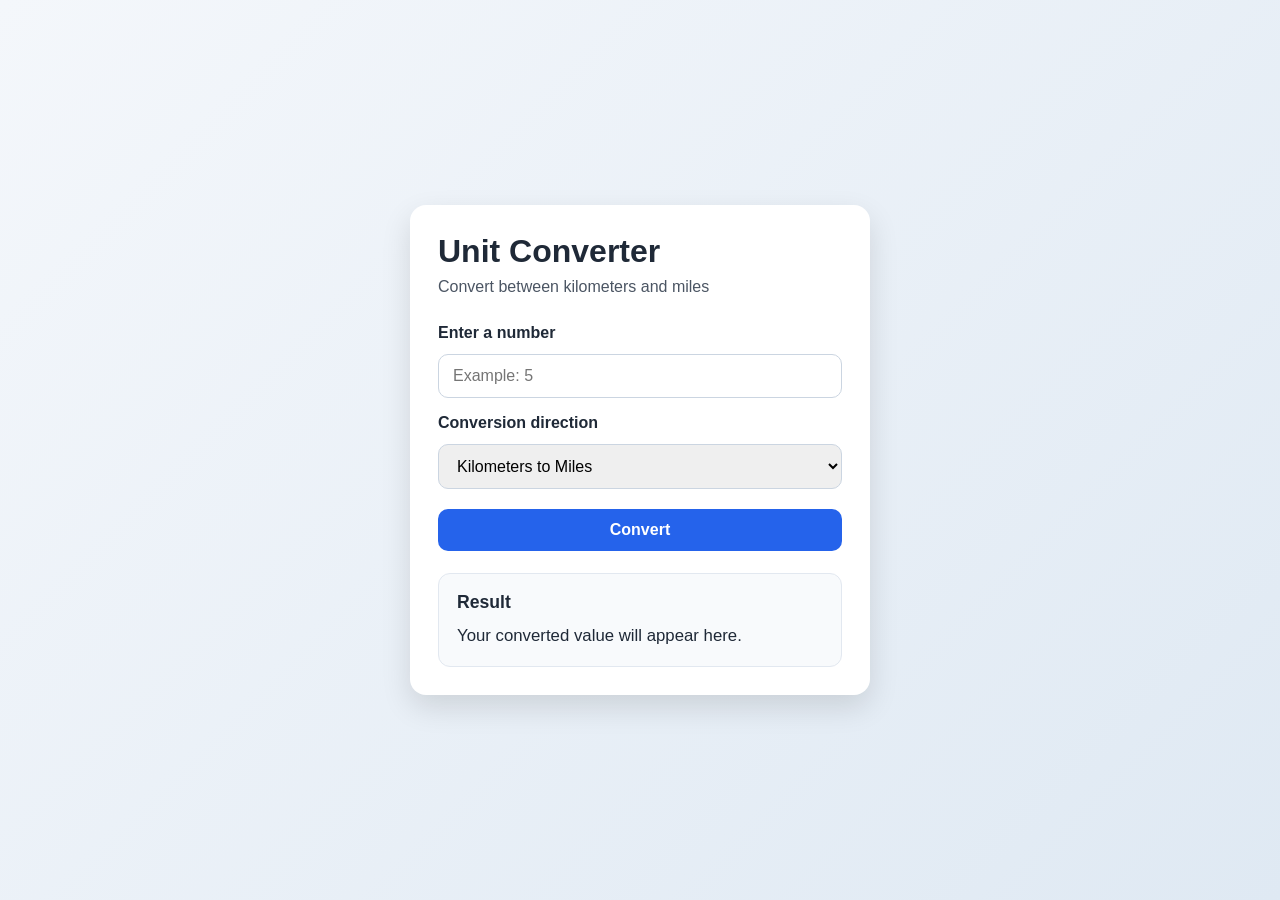
<file: index.html>
<!DOCTYPE html>
<html lang="en">
<head>
  <meta charset="UTF-8" />
  <meta name="viewport" content="width=device-width, initial-scale=1.0" />
  <title>KM / Miles Converter</title>
  <link rel="stylesheet" href="styles.css" />
</head>
<body>
  <main class="app">
    <div class="card">
      <h1>Unit Converter</h1>
      <p class="subtitle">Convert between kilometers and miles</p>

      <form id="converter-form">
        <label for="distance">Enter a number</label>
        <input
          type="number"
          id="distance"
          name="distance"
          step="any"
          placeholder="Example: 5"
          required
        />

        <label for="direction">Conversion direction</label>
        <select id="direction" name="direction">
          <option value="km-to-mi">Kilometers to Miles</option>
          <option value="mi-to-km">Miles to Kilometers</option>
        </select>

        <button type="submit">Convert</button>
      </form>

      <section class="result-box" aria-live="polite">
        <h2>Result</h2>
        <p id="result">Your converted value will appear here.</p>
      </section>
    </div>
  </main>

  <script src="script.js"></script>
</body>
</html>
</file>
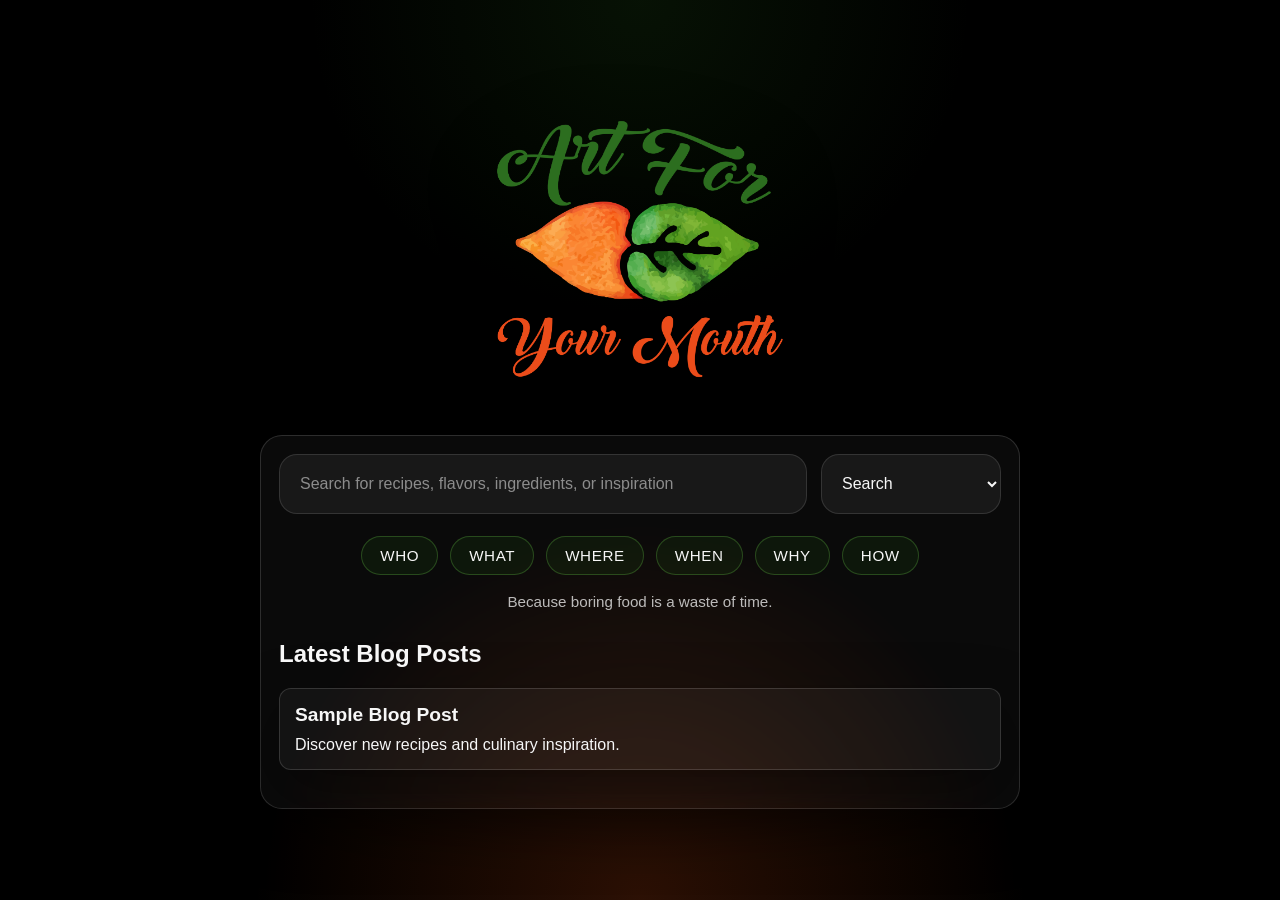
<file: AFYM Sandbox/index.html>
<!DOCTYPE html>
<!-- Root HTML element: defines the document as HTML5 -->
<html lang="en">
<!-- Head section: contains meta information, title, styles, and scripts -->
<head>
  <meta charset="UTF-8" />
  <meta name="viewport" content="width=device-width, initial-scale=1.0" />
  <title>Art For Your Mouth</title>
  <style>
    /* CSS Custom Properties: defines color variables and other reusable values xxx*/

    :root {
      --bg: #000000;
      --green: #2f7d1f;
      --green-light: #5baa3c;
      --orange: #f45a18;
      --orange-light: #ff8a2a;
      --cream: #f4e4c6;
      --text: #f7f7f7;
      --muted: rgba(255,255,255,0.72);
      --border: rgba(255,255,255,0.14);
      --shadow: 0 20px 60px rgba(0,0,0,0.45);
    }

    /* Global reset: sets box-sizing and resets margins/padding */

    * {
      box-sizing: border-box;
      margin: 0;
      padding: 0;
    }

    /* Body styles: sets layout, background, and typography */

    body {
      min-height: 100vh;
      font-family: Arial, Helvetica, sans-serif;
      background:
        radial-gradient(circle at top, rgba(47,125,31,0.14), transparent 30%),
        radial-gradient(circle at bottom, rgba(244,90,24,0.18), transparent 35%),
        var(--bg);
      color: var(--text);
      display: flex;
      align-items: center;
      justify-content: center;
      padding: 32px 20px;
    }

    /* Splash wrapper: main container for the page content */

    .splash-wrap {
      width: 100%;
      max-width: 980px;
      text-align: center;
    }

    /* Logo block styles: positions and styles the logo image */

    .logo-block {
      margin-bottom: 28px;
    }

    .logo-block img {
      width: min(100%, 560px);
      height: auto;
      display: block;
      margin: 0 auto;
      filter: drop-shadow(0 18px 40px rgba(0, 0, 0, 0.45));
    }

    /* Search panel styles: background, border, and layout for the search section */

    .search-panel {
      width: 100%;
      max-width: 760px;
      margin: 0 auto;
      background: rgba(255,255,255,0.04);
      border: 1px solid var(--border);
      border-radius: 22px;
      padding: 18px;
      box-shadow: var(--shadow);
      backdrop-filter: blur(10px);
    }

    .search-row {
      display: grid;
      grid-template-columns: 1fr 180px;
      gap: 14px;
      align-items: center;
    }

    .search-field {
      position: relative;
    }

    .search-field input {
      width: 100%;
      height: 60px;
      border-radius: 18px;
      border: 1px solid rgba(255,255,255,0.12);
      background: rgba(255,255,255,0.06);
      color: var(--text);
      padding: 0 20px;
      font-size: 1rem;
      outline: none;
      transition: 0.25s ease;
    }

    .search-field input::placeholder {
      color: rgba(255,255,255,0.5);
    }

    .search-field input:focus,
    .search-select select:focus {
      border-color: rgba(244,90,24,0.8);
      box-shadow: 0 0 0 4px rgba(244,90,24,0.14);
    }

    .search-select select {
      width: 100%;
      height: 60px;
      border-radius: 18px;
      border: 1px solid rgba(255,255,255,0.12);
      background: rgba(255,255,255,0.06);
      color: var(--text);
      padding: 0 16px;
      font-size: 1rem;
      outline: none;
      cursor: pointer;
      transition: 0.25s ease;
    }

    .search-select option {
      color: #000;
    }

    .nav-links {
      display: flex;
      justify-content: center;
      flex-wrap: wrap;
      gap: 12px;
      margin-top: 22px;
    }

    .nav-links a {
      text-decoration: none;
      color: var(--text);
      border: 1px solid rgba(91,170,60,0.35);
      background: rgba(47,125,31,0.12);
      padding: 10px 18px;
      border-radius: 999px;
      font-size: 0.95rem;
      letter-spacing: 0.04em;
      text-transform: uppercase;
      transition: 0.25s ease;
    }

    .nav-links a:hover,
    .nav-links a:focus {
      background: var(--orange);
      border-color: var(--orange);
      color: #fff;
      transform: translateY(-2px);
    }

    .tagline {
      margin-top: 18px;
      color: var(--muted);
      font-size: 0.95rem;
    }

    /* Media query for tablets and smaller screens */

    @media (max-width: 700px) {
      .search-row {
        grid-template-columns: 1fr;
      }

      .search-panel {
        padding: 16px;
      }

      .nav-links a {
        width: calc(50% - 6px);
      }
    }

    /* Media query for mobile devices */

    @media (max-width: 480px) {
      body {
        padding: 20px 14px;
      }

      .logo-block img {
        width: 100%;
      }

      .nav-links a {
        width: 100%;
      }

      .search-field input,
      .search-select select {
        height: 56px;
      }
    }

    /* Blog space styles: layout and appearance for the blog posts section */

    .blog-space {
      margin-top: 30px;
      text-align: left;
    }

    .blog-space h2 {
      font-size: 1.5rem;
      margin-bottom: 20px;
      color: var(--text);
    }

    .blog-space article {
      margin-bottom: 20px;
      padding: 15px;
      background: rgba(255,255,255,0.04);
      border: 1px solid var(--border);
      border-radius: 12px;
      box-shadow: var(--shadow);
    }

    .blog-space h3 {
      font-size: 1.2rem;
      margin-bottom: 10px;
    }

  </style>
<!-- TODO: Add description for head section -->
</head>
<!-- Body section: contains the visible content of the webpage -->
<body>
  <!-- Main content wrapper: centers and contains the primary page content -->
  <main class="splash-wrap">
    <!-- Logo block: displays the site logo -->
    <div class="logo-block">
      <img src="assets/imgs/logo.png" alt="Art For Your Mouth logo" />
    </div>

    <!-- Search panel: contains search functionality and navigation -->
    <section class="search-panel">
      <!-- Search row: input field and dropdown for search options -->
      <div class="search-row">
        <div class="search-field">
          <input type="text" placeholder="Search for recipes, flavors, ingredients, or inspiration" />
        </div>

        <div class="search-select">
          <select aria-label="Search style">
            <option>Search</option>
            <option>Food Style 1</option>
            <option>Food Style 2</option>
            <option>Food Style 3</option>
            <option>Food Style 4</option>
            <option>Food Style 5</option>
          </select>
        </div>
      </div>

      <!-- Navigation links: quick access to different sections of the site -->
      <nav class="nav-links" aria-label="Main navigation">
        <a href="#who">Who</a>
        <a href="#what">What</a>
        <a href="#where">Where</a>
        <a href="#when">When</a>
        <a href="#why">Why</a>
        <a href="#how">How</a>
      </nav>

      <!-- Tagline: inspirational quote or slogan -->
      <p class="tagline">Because boring food is a waste of time.</p>

      <!-- Blog space: section for displaying blog posts and articles -->
      <section class="blog-space">
        <!-- Blog posts heading -->
        <h2>Latest Blog Posts</h2>
        <!-- Sample blog post article -->
        <article>
          <!-- Blog post title -->
          <h3>Sample Blog Post</h3>
          <!-- Blog post excerpt or description -->
          <p>Discover new recipes and culinary inspiration.</p>

          <!-- TODO: Add more detailed description for blog post -->
        </article>
      </section>
    </section>
  <!-- TODO: Add description for main content -->
  </main>
<!-- End of body section -->
</body>
<!-- End of HTML document -->
</html>
</file>
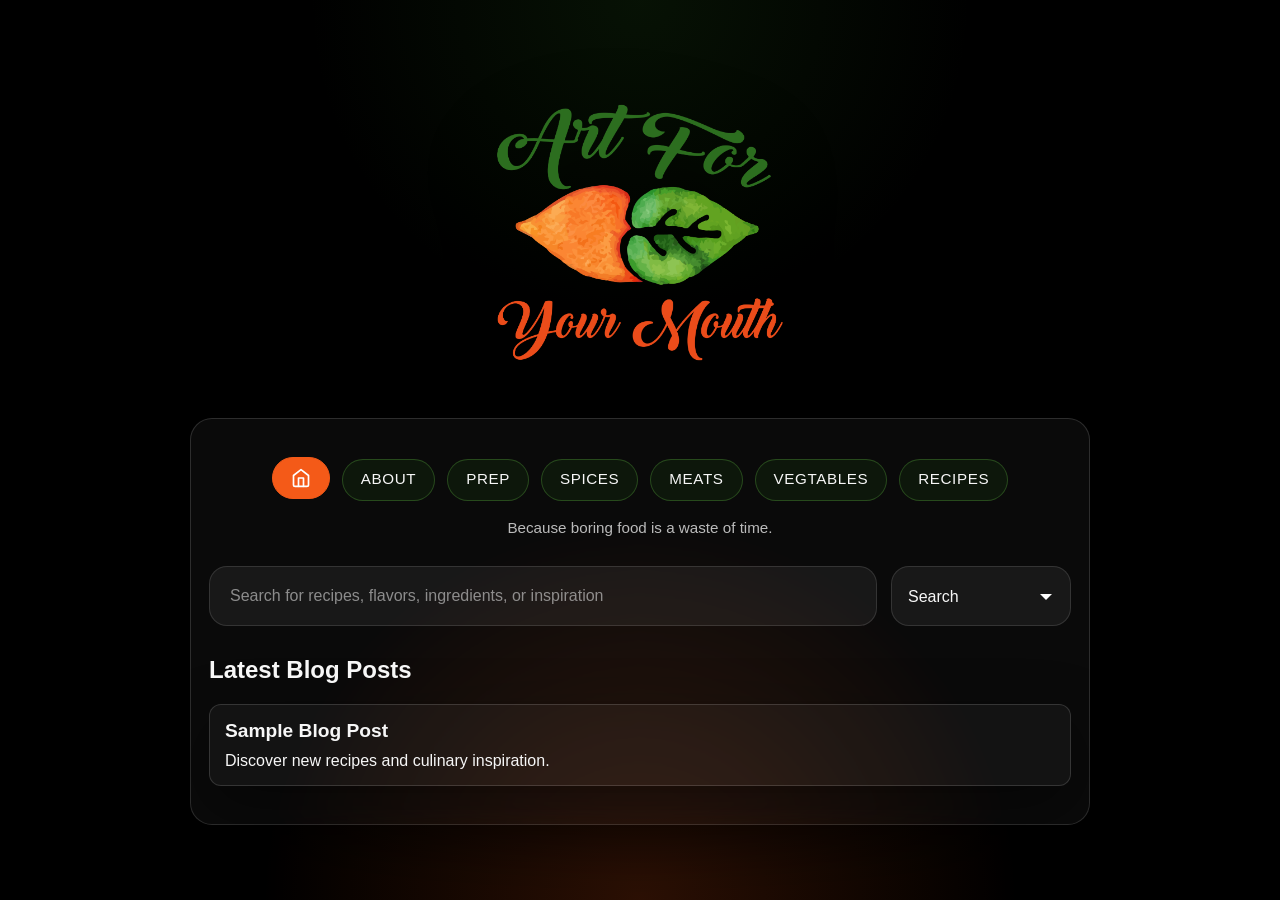
<file: AFYM-Sandbox/index.html>
<!DOCTYPE html>
<!-- Root HTML element: defines the document as HTML5 -->
<html lang="en">
<!-- Head section: contains meta information, title, styles, and scripts -->
<head>
  <meta charset="UTF-8" />
  <meta name="viewport" content="width=device-width, initial-scale=1.0" />
  <title>Art For Your Mouth</title>
  <style>
    /* CSS Custom Properties: defines color variables and other reusable values xxx*/

    :root {
      --bg: #000000;
      --green: #2f7d1f;
      --green-light: #5baa3c;
      --orange: #f45a18;
      --orange-light: #ff8a2a;
      --cream: #f4e4c6;
      --text: #f7f7f7;
      --muted: rgba(255,255,255,0.72);
      --border: rgba(255,255,255,0.14);
      --shadow: 0 20px 60px rgba(0,0,0,0.45);
    }

    /* Global reset: sets box-sizing and resets margins/padding */

    * {
      box-sizing: border-box;
      margin: 0;
      padding: 0;
    }

    /* Body styles: sets layout, background, and typography */

    body {
      min-height: 100vh;
      font-family: Arial, Helvetica, sans-serif;
      background:
        radial-gradient(circle at top, rgba(47,125,31,0.14), transparent 30%),
        radial-gradient(circle at bottom, rgba(244,90,24,0.18), transparent 35%),
        var(--bg);
      color: var(--text);
      display: flex;
      align-items: center;
      justify-content: center;
      padding: 32px 20px;
    }

    /* Splash wrapper: main container for the page content */

    .splash-wrap {
      width: 100%;
      max-width: 980px;
      text-align: center;
    }

    /* Logo block styles: positions and styles the logo image */

    .logo-block {
      margin-bottom: 28px;
    }

    .logo-block img {
      width: min(100%, 560px);
      height: auto;
      display: block;
      margin: 0 auto;
      filter: drop-shadow(0 18px 40px rgba(0, 0, 0, 0.45));
    }

    /* Search panel styles: background, border, and layout for the search section */

    .search-panel {
      width: 100%;
      max-width: 900px;
      margin: 0 auto;
      background: rgba(255,255,255,0.04);
      border: 1px solid var(--border);
      border-radius: 22px;
      padding: 18px;
      box-shadow: var(--shadow);
      backdrop-filter: blur(10px);
    }

    .search-row {
      display: grid;
      grid-template-columns: 1fr 180px;
      gap: 14px;
      align-items: center;
    }

    .search-field {
      position: relative;
    }

    .search-field input {
      width: 100%;
      height: 60px;
      border-radius: 18px;
      border: 1px solid rgba(255,255,255,0.12);
      background: rgba(255,255,255,0.06);
      color: var(--text);
      padding: 0 20px;
      font-size: 1rem;
      outline: none;
      transition: 0.25s ease;
    }

    .search-field input::placeholder {
      color: rgba(255,255,255,0.5);
    }

    .search-field input:focus,
    .search-select select:focus {
      border-color: rgba(244,90,24,0.8);
      box-shadow: 0 0 0 4px rgba(244,90,24,0.14);
    }

    .search-select select {
      width: 100%;
      height: 60px;
      border-radius: 18px;
      border: 1px solid rgba(255,255,255,0.12);
      background: rgba(255,255,255,0.06) url('data:image/svg+xml;utf8,<svg xmlns="http://www.w3.org/2000/svg" width="16" height="16" fill="white" viewBox="0 0 16 16"><path d="M8 12l-6-6h12z"/></svg>') no-repeat right 16px center;
      background-size: 16px;
      color: var(--text);
      padding: 0 40px 0 16px;
      font-size: 1rem;
      outline: none;
      cursor: pointer;
      transition: 0.25s ease;
      -webkit-appearance: none;
      -moz-appearance: none;
      appearance: none;
    }

    .search-select option {
      color: #000;
    }

    .nav-links {
      display: flex;
      justify-content: center;
      flex-wrap: wrap;
      gap: 12px;
      margin-top: 22px;
    }

    .nav-links a {
      text-decoration: none;
      color: var(--text);
      border: 1px solid rgba(91,170,60,0.35);
      background: rgba(47,125,31,0.12);
      padding: 10px 18px;
      border-radius: 999px;
      font-size: 0.95rem;
      letter-spacing: 0.04em;
      text-transform: uppercase;
      transition: 0.25s ease;
    }

    .nav-links a:hover,
    .nav-links a:focus,
    .nav-links a.active {
      background: var(--orange);
      border-color: var(--orange);
      color: #fff;
      transform: translateY(-2px);
    }

    .home-icon {
      display: flex;
      align-items: center;
      justify-content: center;
      padding: 8px;
    }

    .home-icon svg {
      width: 20px;
      height: 20px;
    }

    .tagline {
      margin-top: 18px;
      margin-bottom: 30px;
      color: var(--muted);
      font-size: 0.95rem;
    }

    /* Media query for tablets and smaller screens */

    @media (max-width: 700px) {
      .search-row {
        grid-template-columns: 1fr;
      }

      .search-panel {
        padding: 16px;
      }

      .nav-links a {
        width: calc(50% - 6px);
      }
    }

    /* Media query for mobile devices */

    @media (max-width: 480px) {
      body {
        padding: 20px 14px;
      }

      .logo-block img {
        width: 100%;
      }

      .nav-links a {
        width: 100%;
      }

      .search-field input,
      .search-select select {
        height: 56px;
      }
    }

    /* Blog space styles: layout and appearance for the blog posts section */

    .blog-space {
      margin-top: 30px;
      text-align: left;
    }

    .blog-space h2 {
      font-size: 1.5rem;
      margin-bottom: 20px;
      color: var(--text);
    }

    .blog-space article {
      margin-bottom: 20px;
      padding: 15px;
      background: rgba(255,255,255,0.04);
      border: 1px solid var(--border);
      border-radius: 12px;
      box-shadow: var(--shadow);
    }

    .blog-space h3 {
      font-size: 1.2rem;
      margin-bottom: 10px;
    }

  </style>
<!-- TODO: Add description for head section -->
</head>
<!-- Body section: contains the visible content of the webpage -->
<body>
  <!-- Main content wrapper: centers and contains the primary page content -->
  <main class="splash-wrap">
    <!-- Logo block: displays the site logo -->
    <div class="logo-block">
      <a href="index.html">
        <img src="assets/imgs/logo.png" alt="Art For Your Mouth logo" />
      </a>
    </div>
    <!-- Search panel: contains search functionality and navigation -->
    <section class="search-panel">
      <!-- Navigation links: quick access to different sections of the site -->
      <nav class="nav-links" aria-label="Main navigation">
        <a href="index.html" title="Home" class="home-icon active">
          <svg width="20" height="20" viewBox="0 0 24 24" fill="none" xmlns="http://www.w3.org/2000/svg">
            <path d="M3 9l9-7 9 7v11a2 2 0 0 1-2 2H5a2 2 0 0 1-2-2z" stroke="currentColor" stroke-width="2" stroke-linecap="round" stroke-linejoin="round"/>
            <polyline points="9,22 9,12 15,12 15,22" stroke="currentColor" stroke-width="2" stroke-linecap="round" stroke-linejoin="round"/>
          </svg>
        </a>
        <a href="about.html">About</a>
        <a href="prep.html">Prep</a>
        <a href="spices.html">Spices</a>
        <a href="meats.html">Meats</a>
        <a href="vegtables.html">Vegtables</a>
        <a href="recipes.html">Recipes</a>
      </nav>

      <!-- Tagline: inspirational quote or slogan -->
      <p class="tagline">Because boring food is a waste of time.</p>

      <!-- Search row: input field and dropdown for search options -->
      <div class="search-row">
        <div class="search-field">
          <input type="text" placeholder="Search for recipes, flavors, ingredients, or inspiration" />
        </div>

        <div class="search-select">
          <select aria-label="Search style">
            <option>Search</option>
            <option>Food Style 1</option>
            <option>Food Style 2</option>
            <option>Food Style 3</option>
            <option>Food Style 4</option>
            <option>Food Style 5</option>
          </select>
        </div>
      </div>

      <!-- Blog space: section for displaying blog posts and articles -->
      <section class="blog-space">
        <!-- Blog posts heading -->
        <h2>Latest Blog Posts</h2>
        <!-- Sample blog post article -->
        <article>
          <!-- Blog post title -->
          <h3>Sample Blog Post</h3>
          <!-- Blog post excerpt or description -->
          <p>Discover new recipes and culinary inspiration.</p>

          <!-- TODO: Add more detailed description for blog post -->
        </article>
      </section>
    </section>
  <!-- TODO: Add description for main content -->
  </main>
<!-- End of body section -->
</body>
<!-- End of HTML document -->
</html>
</file>
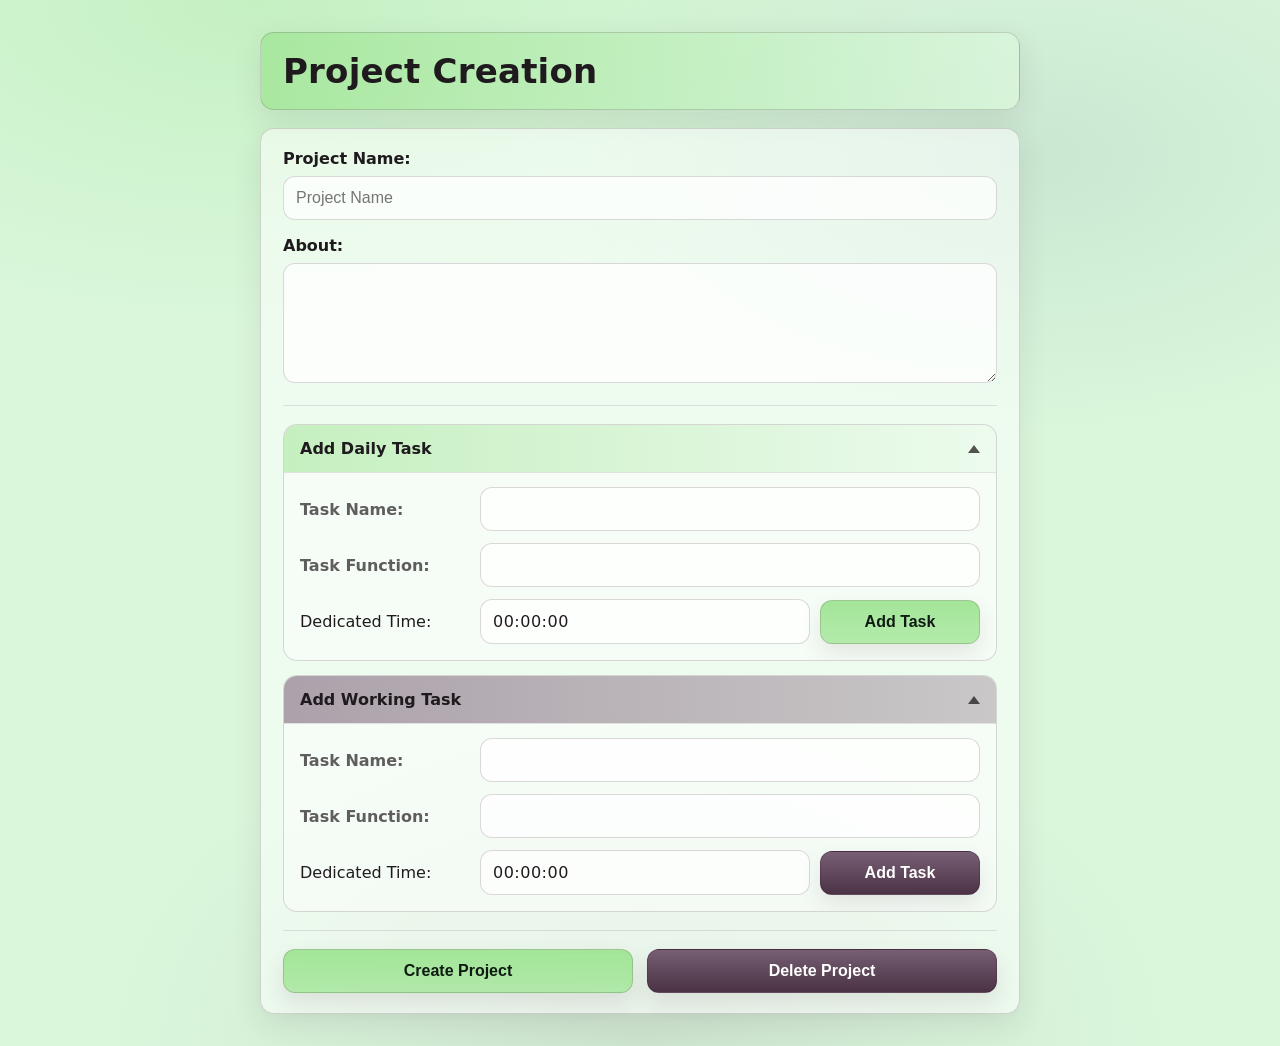
<file: project1.html>
<!doctype html>
<html lang="en">
<head>
  <meta charset="utf-8" />
  <meta name="viewport" content="width=device-width,initial-scale=1" />
  <title>Project Creation</title>
  <style>
    :root{
      --light-green:#9EE493;
      --frosted-mint:#DAF7DC;
      --ash-grey:#ABC8C0;
      --dusty-lavender:#70566D;
      --midnight-violet:#42273B;

      --bg: var(--frosted-mint);
      --card: rgba(255,255,255,.55);
      --stroke: rgba(66,39,59,.18);
      --text: #1f1a1e;
      --muted: rgba(31,26,30,.7);

      --radius: 14px;
      --shadow: 0 10px 30px rgba(66,39,59,.10);
      --focus: 0 0 0 3px rgba(158,228,147,.45);
      --focus2: 0 0 0 3px rgba(112,86,109,.28);
    }

    *{ box-sizing:border-box; }
    body{
      margin:0;
      font-family: ui-sans-serif, system-ui, -apple-system, Segoe UI, Roboto, Arial, "Helvetica Neue", sans-serif;
      color:var(--text);
      background:
        radial-gradient(1200px 600px at 20% 0%, rgba(158,228,147,.35), transparent 55%),
        radial-gradient(900px 500px at 80% 15%, rgba(171,200,192,.35), transparent 55%),
        radial-gradient(900px 600px at 50% 100%, rgba(112,86,109,.12), transparent 60%),
        var(--bg);
      min-height:100vh;
      padding:32px 14px;
    }

    .wrap{
      max-width:760px;
      margin:0 auto;
    }

    .titlebar{
      background: linear-gradient(90deg, rgba(158,228,147,.75), rgba(218,247,220,.75));
      border:1px solid var(--stroke);
      border-radius: var(--radius);
      padding:18px 22px;
      box-shadow: var(--shadow);
      margin-bottom:18px;
    }

    h1{
      margin:0;
      font-weight:800;
      letter-spacing:.2px;
      font-size:34px;
    }

    .panel{
      background: var(--card);
      border:1px solid var(--stroke);
      border-radius: var(--radius);
      box-shadow: var(--shadow);
      padding:20px 22px;
    }

    .field{
      margin-bottom:16px;
    }

    label{
      display:block;
      font-weight:700;
      margin-bottom:8px;
    }

    input[type="text"], textarea{
      width:100%;
      border:1px solid var(--stroke);
      background: rgba(255,255,255,.75);
      border-radius: 12px;
      padding:12px 12px;
      font-size:16px;
      outline:none;
      transition: box-shadow .15s ease, border-color .15s ease;
    }

    textarea{
      min-height:120px;
      resize:vertical;
    }

    input[type="text"]:focus, textarea:focus{
      box-shadow: var(--focus);
      border-color: rgba(158,228,147,.9);
    }

    .divider{
      height:1px;
      background: rgba(66,39,59,.12);
      margin:18px 0;
    }

    details{
      border:1px solid var(--stroke);
      border-radius: var(--radius);
      overflow:hidden;
      background: rgba(255,255,255,.45);
      margin:14px 0;
    }

    summary{
      list-style:none;
      cursor:pointer;
      user-select:none;
      padding:14px 16px;
      font-weight:800;
      display:flex;
      align-items:center;
      justify-content:space-between;
      gap:12px;
    }

    summary::-webkit-details-marker{ display:none; }

    .chev{
      width:0;
      height:0;
      border-left:6px solid transparent;
      border-right:6px solid transparent;
      border-top:8px solid rgba(31,26,30,.75);
      transition: transform .15s ease;
    }

    details[open] .chev{ transform: rotate(180deg); }

    .details-body{
      padding:14px 16px 16px;
      border-top:1px solid rgba(66,39,59,.12);
    }

    .task-grid{
      display:grid;
      grid-template-columns: 1fr;
      gap:12px;
    }

    .inline-row{
      display:grid;
      grid-template-columns: 170px 1fr;
      gap:10px;
      align-items:center;
    }

    .inline-row .k{
      font-weight:800;
      color:var(--muted);
    }

    .time-row{
      display:grid;
      grid-template-columns: 170px 1fr 160px;
      gap:10px;
      align-items:center;
    }

    .time-pill{
      border:1px solid var(--stroke);
      background: rgba(255,255,255,.75);
      border-radius: 12px;
      padding:12px 12px;
      font-variant-numeric: tabular-nums;
      letter-spacing:.5px;
    }

    .btn{
      border:1px solid var(--stroke);
      border-radius: 12px;
      padding:12px 14px;
      font-weight:800;
      font-size:16px;
      cursor:pointer;
      transition: transform .05s ease, filter .15s ease, box-shadow .15s ease;
      box-shadow: 0 10px 22px rgba(66,39,59,.10);
    }
    .btn:active{ transform: translateY(1px); }

    .btn-green{
      background: linear-gradient(180deg, rgba(158,228,147,.95), rgba(158,228,147,.75));
      color: #0f1b12;
    }
    .btn-purple{
      background: linear-gradient(180deg, rgba(112,86,109,.95), rgba(66,39,59,.95));
      color: #fff;
      border-color: rgba(66,39,59,.35);
    }

    .btn-green:focus{ outline:none; box-shadow: var(--focus); }
    .btn-purple:focus{ outline:none; box-shadow: var(--focus2); }

    /* Task section color accents */
    .daily summary{
      background: linear-gradient(90deg, rgba(158,228,147,.55), rgba(218,247,220,.35));
    }
    .working summary{
      background: linear-gradient(90deg, rgba(112,86,109,.55), rgba(66,39,59,.25));
      color:#1f1a1e;
    }

    .actions{
      display:flex;
      gap:14px;
      justify-content:space-between;
      margin-top:18px;
      flex-wrap:wrap;
    }
    .actions .btn{
      flex: 1 1 240px;
      text-align:center;
    }

    /* Responsive tweaks */
    @media (max-width:560px){
      h1{ font-size:28px; }
      .inline-row, .time-row{
        grid-template-columns: 1fr;
      }
      .time-row{ grid-template-columns: 1fr; }
      .time-pill{ width:100%; }
    }
  </style>
</head>

<body>
  <div class="wrap">
    <div class="titlebar">
      <h1>Project Creation</h1>
    </div>

    <div class="panel">
      <div class="field">
        <label for="projectName">Project Name:</label>
        <input id="projectName" type="text" placeholder="Project Name" />
      </div>

      <div class="field">
        <label for="about">About:</label>
        <textarea id="about" placeholder=""></textarea>
      </div>

      <div class="divider"></div>

      <!-- Add Daily Task -->
      <details class="daily" open>
        <summary>
          <span>Add Daily Task</span>
          <span class="chev" aria-hidden="true"></span>
        </summary>
        <div class="details-body">
          <div class="task-grid">
            <div class="inline-row">
              <div class="k">Task Name:</div>
              <input type="text" placeholder="" />
            </div>

            <div class="inline-row">
              <div class="k">Task Function:</div>
              <input type="text" placeholder="" />
            </div>

            <div class="time-row">
              <div class="k">Dedicated Time:</div>
              <div class="time-pill">00:00:00</div>
              <button class="btn btn-green" type="button">Add Task</button>
            </div>
          </div>
        </div>
      </details>

      <!-- Add Working Task -->
      <details class="working" open>
        <summary>
          <span>Add Working Task</span>
          <span class="chev" aria-hidden="true"></span>
        </summary>
        <div class="details-body">
          <div class="task-grid">
            <div class="inline-row">
              <div class="k">Task Name:</div>
              <input type="text" placeholder="" />
            </div>

            <div class="inline-row">
              <div class="k">Task Function:</div>
              <input type="text" placeholder="" />
            </div>

            <div class="time-row">
              <div class="k">Dedicated Time:</div>
              <div class="time-pill">00:00:00</div>
              <button class="btn btn-purple" type="button">Add Task</button>
            </div>
          </div>
        </div>
      </details>

      <div class="divider"></div>

      <div class="actions">
        <button class="btn btn-green" type="button">Create Project</button>
        <button class="btn btn-purple" type="button">Delete Project</button>
      </div>
    </div>
  </div>
</body>
</html>
</file>
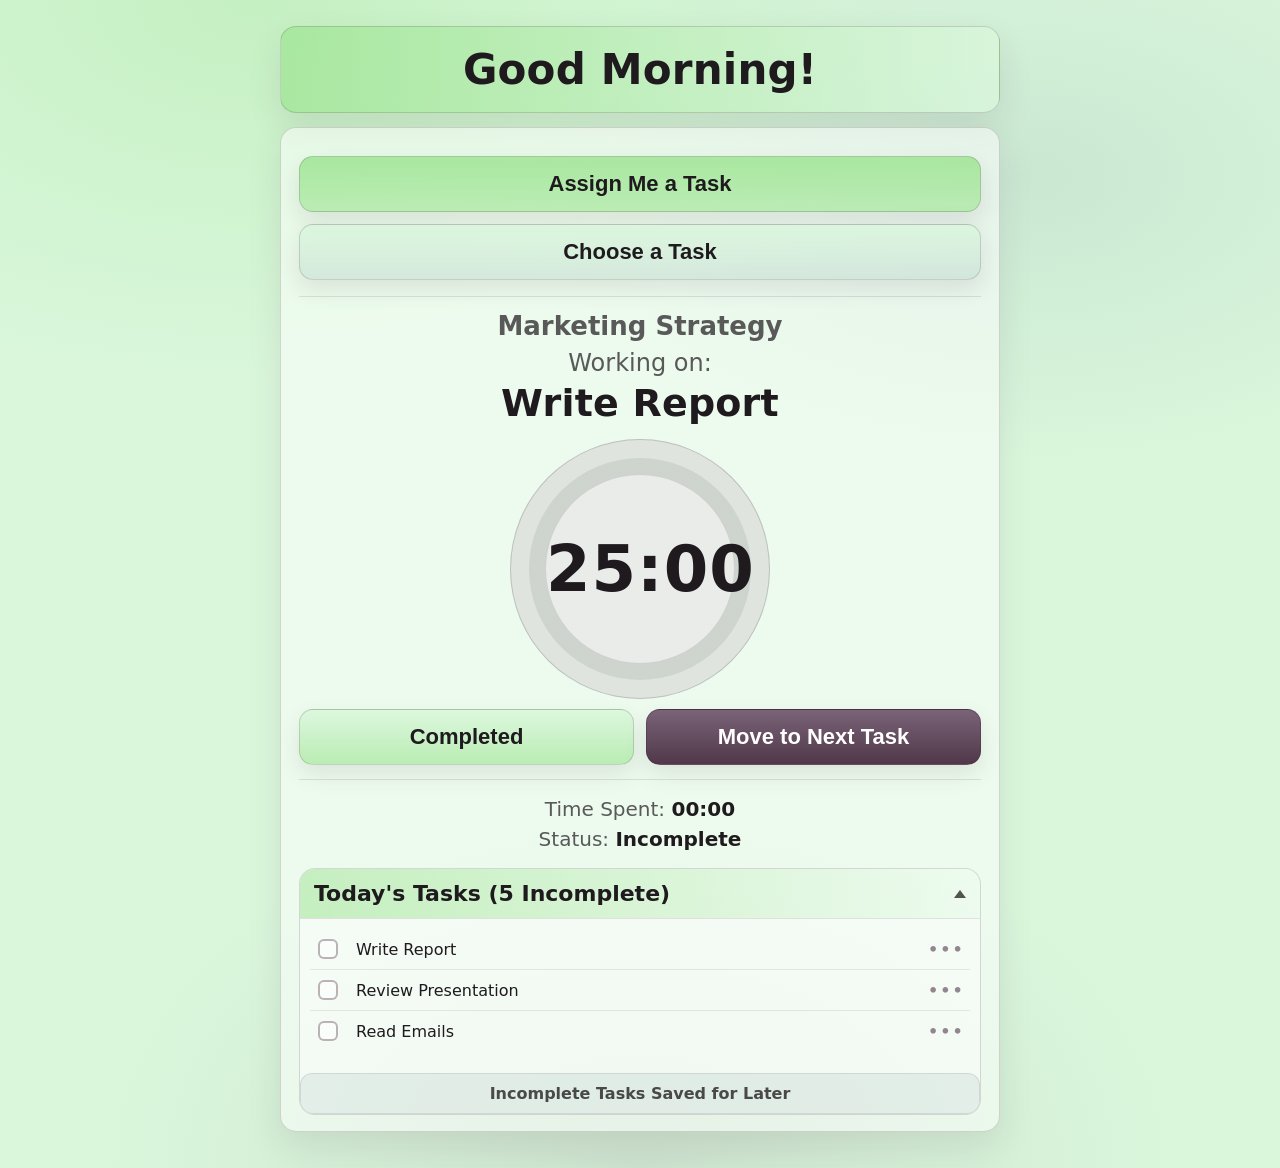
<file: projectmu1.html>
<!doctype html>
<html lang="en">
<head>
  <meta charset="utf-8" />
  <meta name="viewport" content="width=device-width,initial-scale=1" />
  <title>Morning Task Timer</title>
  <style>
    :root{
      --light-green:#9EE493;
      --frosted-mint:#DAF7DC;
      --ash-grey:#ABC8C0;
      --dusty-lavender:#70566D;
      --midnight-violet:#42273B;

      --bg: var(--frosted-mint);
      --text:#1f1a1e;
      --muted:rgba(31,26,30,.72);
      --stroke:rgba(66,39,59,.18);
      --card:rgba(255,255,255,.52);
      --shadow:0 14px 34px rgba(66,39,59,.10);
      --radius:16px;

      --btn-green: rgba(158,228,147,.85);
      --btn-green-2: rgba(158,228,147,.62);
      --btn-purple: rgba(112,86,109,.92);
      --btn-purple-2: rgba(66,39,59,.92);
      --focus: 0 0 0 3px rgba(158,228,147,.45);
      --focus2: 0 0 0 3px rgba(112,86,109,.25);
    }

    *{box-sizing:border-box}
    body{
      margin:0;
      font-family: ui-sans-serif, system-ui, -apple-system, Segoe UI, Roboto, Arial, "Helvetica Neue", sans-serif;
      color:var(--text);
      background:
        radial-gradient(1200px 700px at 20% 0%, rgba(158,228,147,.35), transparent 55%),
        radial-gradient(900px 520px at 80% 15%, rgba(171,200,192,.34), transparent 55%),
        radial-gradient(900px 620px at 50% 100%, rgba(112,86,109,.13), transparent 60%),
        var(--bg);
      min-height:100vh;
      padding:26px 14px 36px;
    }

    .wrap{
      max-width:720px;
      margin:0 auto;
    }

    .header{
      background: linear-gradient(90deg, rgba(158,228,147,.75), rgba(218,247,220,.75));
      border:1px solid var(--stroke);
      border-radius: var(--radius);
      box-shadow: var(--shadow);
      padding:18px 20px;
      text-align:center;
      margin-bottom:14px;
    }
    .header h1{
      margin:0;
      font-size:42px;
      letter-spacing:.2px;
    }

    .panel{
      background: var(--card);
      border:1px solid var(--stroke);
      border-radius: var(--radius);
      box-shadow: var(--shadow);
      padding:18px 18px 16px;
    }

    .btnstack{display:grid; gap:12px; margin:10px 0 16px;}
    .btn{
      appearance:none;
      border:1px solid var(--stroke);
      border-radius: 14px;
      padding:14px 16px;
      font-weight:800;
      font-size:22px;
      cursor:pointer;
      box-shadow: 0 10px 22px rgba(66,39,59,.10);
      transition: transform .05s ease, filter .15s ease, box-shadow .15s ease;
      background: rgba(255,255,255,.45);
      color:var(--text);
    }
    .btn:active{transform:translateY(1px)}
    .btn:focus{outline:none; box-shadow: var(--focus);}
    .btn.primary{
      background: linear-gradient(180deg, var(--btn-green), var(--btn-green-2));
    }
    .btn.secondary{
      background: linear-gradient(180deg, rgba(218,247,220,.85), rgba(171,200,192,.35));
    }

    .divider{height:1px; background: rgba(66,39,59,.12); margin:14px 0;}

    .center{text-align:center}
    .project{
      font-size:26px;
      font-weight:700;
      margin-top:8px;
      color:var(--muted);
    }
    .workingOn{
      margin-top:8px;
      font-size:24px;
      color:var(--muted);
    }
    .taskTitle{
      margin-top:4px;
      font-size:38px;
      font-weight:900;
      letter-spacing:.2px;
    }

    /* Ring timer */
    .ringWrap{
      display:grid;
      place-items:center;
      margin:14px 0 10px;
    }
    .ring{
      width:260px;
      height:260px;
      border-radius:50%;
      background:
        conic-gradient(var(--midnight-violet) var(--p,0%), rgba(66,39,59,.18) 0);
      display:grid;
      place-items:center;
      box-shadow: inset 0 0 0 18px rgba(255,255,255,.35);
      border:1px solid rgba(66,39,59,.12);
    }
    .ringInner{
      width:190px;
      height:190px;
      background: rgba(255,255,255,.55);
      border-radius:50%;
      border:1px solid rgba(66,39,59,.14);
      display:grid;
      place-items:center;
    }
    .time{
      font-variant-numeric: tabular-nums;
      font-size:64px;
      font-weight:900;
      letter-spacing:1px;
    }

    .actionRow{
      display:flex;
      gap:12px;
      justify-content:space-between;
      margin:8px 0 8px;
      flex-wrap:wrap;
    }
    .actionRow .btn{
      flex:1 1 260px;
      font-size:22px;
      padding:14px 14px;
    }
    .btn.complete{
      background: linear-gradient(180deg, rgba(218,247,220,.9), rgba(158,228,147,.65));
    }
    .btn.next{
      background: linear-gradient(180deg, var(--btn-purple), var(--btn-purple-2));
      color:#fff;
      border-color: rgba(66,39,59,.35);
    }
    .btn.next:focus{ box-shadow: var(--focus2); }

    .meta{
      text-align:center;
      color:var(--muted);
      font-size:20px;
      line-height:1.5;
      margin-top:6px;
    }
    .meta b{color:var(--text)}

    details{
      margin-top:14px;
      border:1px solid var(--stroke);
      border-radius: var(--radius);
      overflow:hidden;
      background: rgba(255,255,255,.45);
    }
    summary{
      list-style:none;
      cursor:pointer;
      user-select:none;
      padding:12px 14px;
      font-weight:900;
      font-size:22px;
      display:flex;
      justify-content:space-between;
      align-items:center;
      background: linear-gradient(90deg, rgba(158,228,147,.55), rgba(218,247,220,.30));
    }
    summary::-webkit-details-marker{display:none}
    .chev{
      width:0;height:0;
      border-left:6px solid transparent;
      border-right:6px solid transparent;
      border-top:8px solid rgba(31,26,30,.75);
      transition: transform .15s ease;
    }
    details[open] .chev{transform:rotate(180deg)}

    .list{
      border-top:1px solid rgba(66,39,59,.12);
      padding:10px 10px 12px;
    }

    .row{
      display:grid;
      grid-template-columns: 28px 1fr 34px;
      gap:10px;
      align-items:center;
      padding:10px 8px;
      border-radius: 12px;
    }
    .row + .row{ border-top:1px solid rgba(66,39,59,.10); border-radius:0; }
    .row:hover{ background: rgba(218,247,220,.35); }

    .cb{
      width:20px;height:20px;
      border-radius:6px;
      border:2px solid rgba(66,39,59,.35);
      background: rgba(255,255,255,.55);
    }

    .dots{
      text-align:right;
      font-weight:900;
      color: rgba(66,39,59,.55);
      letter-spacing:2px;
    }

    .footerNote{
      margin-top:10px;
      text-align:center;
      padding:10px 12px;
      background: rgba(171,200,192,.25);
      border:1px solid rgba(66,39,59,.10);
      border-radius: 12px;
      color: rgba(31,26,30,.78);
      font-weight:700;
    }

    /* Modal */
    .modalBackdrop{
      position:fixed; inset:0;
      background: rgba(66,39,59,.35);
      display:none;
      align-items:center;
      justify-content:center;
      padding:16px;
    }
    .modal{
      width:min(560px, 100%);
      background: rgba(255,255,255,.85);
      border:1px solid rgba(66,39,59,.20);
      border-radius: 18px;
      box-shadow: 0 20px 60px rgba(0,0,0,.18);
      overflow:hidden;
    }
    .modalHeader{
      padding:14px 16px;
      background: linear-gradient(90deg, rgba(112,86,109,.40), rgba(218,247,220,.30));
      font-weight:900;
      font-size:20px;
      display:flex;
      justify-content:space-between;
      align-items:center;
      gap:12px;
    }
    .x{
      border:none;
      background: transparent;
      font-size:22px;
      cursor:pointer;
      color: rgba(66,39,59,.75);
    }
    .modalBody{ padding:14px 16px 16px; }
    .modalBody label{
      display:block;
      font-weight:800;
      margin:10px 0 8px;
    }
    .modalBody input, .modalBody select{
      width:100%;
      border:1px solid rgba(66,39,59,.20);
      border-radius: 12px;
      padding:12px 12px;
      font-size:16px;
      background: rgba(255,255,255,.8);
      outline:none;
    }
    .modalBody input:focus, .modalBody select:focus{ box-shadow: var(--focus); }
    .modalActions{
      display:flex;
      gap:10px;
      margin-top:14px;
    }
    .smallBtn{
      flex:1 1 auto;
      padding:12px 14px;
      border-radius: 12px;
      border:1px solid rgba(66,39,59,.20);
      font-weight:900;
      cursor:pointer;
      background: rgba(255,255,255,.55);
    }
    .smallBtn.save{
      background: linear-gradient(180deg, var(--btn-green), var(--btn-green-2));
    }

    @media (max-width:520px){
      .header h1{font-size:34px}
      .taskTitle{font-size:32px}
      .ring{width:230px;height:230px}
      .ringInner{width:170px;height:170px}
      .time{font-size:56px}
    }
  </style>
</head>

<body>
  <div class="wrap">
    <div class="header">
      <h1>Good Morning!</h1>
    </div>

    <div class="panel">
      <div class="btnstack">
        <button id="btnAssign" class="btn primary" type="button">Assign Me a Task</button>
        <button id="btnChoose" class="btn secondary" type="button">Choose a Task</button>
      </div>

      <div class="divider"></div>

      <div class="center">
        <div id="projectName" class="project">Marketing Strategy</div>
        <div class="workingOn">Working on:</div>
        <div id="currentTaskName" class="taskTitle">Write Report</div>
      </div>

      <div class="ringWrap">
        <div id="ring" class="ring" style="--p:0%;">
          <div class="ringInner">
            <div id="timerText" class="time">25:00</div>
          </div>
        </div>
      </div>

      <div class="actionRow">
        <button id="btnCompleted" class="btn complete" type="button">Completed</button>
        <button id="btnNext" class="btn next" type="button">Move to Next Task</button>
      </div>

      <div class="divider"></div>

      <div class="meta">
        Time Spent: <b id="timeSpent">00:00</b><br/>
        Status: <b id="statusText">Incomplete</b>
      </div>

      <details open>
        <summary>
          <span>Today's Tasks (<span id="incompleteCount">0</span> Incomplete)</span>
          <span class="chev" aria-hidden="true"></span>
        </summary>
        <div id="taskList" class="list"></div>
        <div class="footerNote">Incomplete Tasks Saved for Later</div>
      </details>
    </div>
  </div>

  <!-- Choose Task Modal -->
  <div id="modalBackdrop" class="modalBackdrop" role="dialog" aria-modal="true" aria-hidden="true">
    <div class="modal">
      <div class="modalHeader">
        <div>Choose a Task</div>
        <button id="btnCloseModal" class="x" type="button" aria-label="Close">✕</button>
      </div>
      <div class="modalBody">
        <label for="projectSelect">Project</label>
        <select id="projectSelect"></select>

        <label for="taskSelect">Task</label>
        <select id="taskSelect"></select>

        <label for="durationSelect">Timer Duration</label>
        <select id="durationSelect">
          <option value="900">15 minutes</option>
          <option value="1500" selected>25 minutes</option>
          <option value="1800">30 minutes</option>
          <option value="2700">45 minutes</option>
          <option value="3600">60 minutes</option>
        </select>

        <div class="modalActions">
          <button id="btnModalCancel" class="smallBtn" type="button">Cancel</button>
          <button id="btnModalStart" class="smallBtn save" type="button">Start</button>
        </div>
      </div>
    </div>
  </div>

  <script>
    // -----------------------------
    // Demo data (replace with your backend later)
    // -----------------------------
    const projects = [
      {
        name: "Marketing Strategy",
        tasks: [
          { name: "Write Report", spentSec: 0, complete: false },
          { name: "Review Presentation", spentSec: 0, complete: false },
          { name: "Read Emails", spentSec: 0, complete: false }
        ]
      },
      {
        name: "NYCThirst",
        tasks: [
          { name: "Add 5 bars", spentSec: 0, complete: false },
          { name: "Upload 3 photos", spentSec: 0, complete: false }
        ]
      }
    ];

    // -----------------------------
    // State
    // -----------------------------
    let currentProjectIndex = 0;
    let currentTaskIndex = 0;

    let durationSec = 25 * 60;      // default 25:00
    let remainingSec = durationSec;
    let elapsedSec = 0;

    let tick = null;
    let isRunning = false;
    let sessionStatus = "Incomplete"; // Incomplete | Completed | Moved

    // -----------------------------
    // Elements
    // -----------------------------
    const elProjectName = document.getElementById("projectName");
    const elCurrentTask = document.getElementById("currentTaskName");
    const elTimerText = document.getElementById("timerText");
    const elRing = document.getElementById("ring");
    const elTimeSpent = document.getElementById("timeSpent");
    const elStatusText = document.getElementById("statusText");
    const elTaskList = document.getElementById("taskList");
    const elIncompleteCount = document.getElementById("incompleteCount");

    const btnAssign = document.getElementById("btnAssign");
    const btnChoose = document.getElementById("btnChoose");
    const btnCompleted = document.getElementById("btnCompleted");
    const btnNext = document.getElementById("btnNext");

    // Modal
    const modalBackdrop = document.getElementById("modalBackdrop");
    const btnCloseModal = document.getElementById("btnCloseModal");
    const btnModalCancel = document.getElementById("btnModalCancel");
    const btnModalStart = document.getElementById("btnModalStart");
    const projectSelect = document.getElementById("projectSelect");
    const taskSelect = document.getElementById("taskSelect");
    const durationSelect = document.getElementById("durationSelect");

    // -----------------------------
    // Helpers
    // -----------------------------
    function pad2(n){ return String(n).padStart(2,"0"); }

    function fmtMMSS(totalSec){
      const m = Math.floor(totalSec/60);
      const s = totalSec % 60;
      return `${pad2(m)}:${pad2(s)}`;
    }

    function setRingProgress(){
      const p = durationSec <= 0 ? 0 : (elapsedSec / durationSec) * 100;
      elRing.style.setProperty("--p", `${Math.min(100, Math.max(0,p))}%`);
    }

    function stopTimer(){
      if(tick) clearInterval(tick);
      tick = null;
      isRunning = false;
    }

    function startTimer(){
      stopTimer();
      isRunning = true;
      tick = setInterval(()=>{
        if(remainingSec <= 0){
          remainingSec = 0;
          renderTimer();
          stopTimer();
          return;
        }
        remainingSec -= 1;
        elapsedSec += 1;

        // track time on current task (demo)
        const t = projects[currentProjectIndex].tasks[currentTaskIndex];
        t.spentSec += 1;

        renderTimer();
        renderMeta();
        renderTasks();
      }, 1000);
    }

    function resetSession(newDurationSec){
      durationSec = newDurationSec;
      remainingSec = newDurationSec;
      elapsedSec = 0;
      sessionStatus = "Incomplete";
      elStatusText.textContent = sessionStatus;
      renderTimer();
      renderMeta();
      setRingProgress();
    }

    function renderTimer(){
      elTimerText.textContent = fmtMMSS(remainingSec);
      setRingProgress();
    }

    function renderMeta(){
      elTimeSpent.textContent = fmtMMSS(elapsedSec);
      elStatusText.textContent = sessionStatus;
    }

    function renderHeader(){
      elProjectName.textContent = projects[currentProjectIndex].name;
      elCurrentTask.textContent = projects[currentProjectIndex].tasks[currentTaskIndex].name;
    }

    function countIncomplete(){
      let c = 0;
      for(const p of projects){
        for(const t of p.tasks) if(!t.complete) c++;
      }
      return c;
    }

    function renderTasks(){
      const p = projects[currentProjectIndex];
      const tasks = p.tasks;

      // For the mockup feel, show current project's tasks list
      elTaskList.innerHTML = "";
      tasks.forEach((t, idx)=>{
        const row = document.createElement("div");
        row.className = "row";

        const cb = document.createElement("div");
        cb.className = "cb";
        if(t.complete){
          cb.style.background = "rgba(158,228,147,.55)";
          cb.style.borderColor = "rgba(158,228,147,.85)";
        }

        const label = document.createElement("div");
        const elapsed = t.spentSec ? ` - ${fmtMMSS(t.spentSec)} elapsed` : "";
        label.textContent = `${t.name}${elapsed}`;

        const dots = document.createElement("div");
        dots.className = "dots";
        dots.textContent = "•••";

        row.appendChild(cb);
        row.appendChild(label);
        row.appendChild(dots);

        // click to switch task quickly
        row.addEventListener("click", ()=>{
          currentTaskIndex = idx;
          renderHeader();
          resetSession(durationSec);
          startTimer();
        });

        elTaskList.appendChild(row);
      });

      elIncompleteCount.textContent = countIncomplete();
    }

    function assignNextIncomplete(){
      // pick first incomplete task in current project; if none, scan other projects
      for(let pi=0; pi<projects.length; pi++){
        const p = projects[pi];
        const ti = p.tasks.findIndex(t=>!t.complete);
        if(ti !== -1){
          currentProjectIndex = pi;
          currentTaskIndex = ti;
          renderHeader();
          return true;
        }
      }
      return false;
    }

    function moveToNextTask(){
      // mark current session as moved (not completed), keep task incomplete
      sessionStatus = "Incomplete";
      renderMeta();

      // find next incomplete in current project
      const p = projects[currentProjectIndex];
      for(let i=currentTaskIndex+1; i<p.tasks.length; i++){
        if(!p.tasks[i].complete){
          currentTaskIndex = i;
          renderHeader();
          resetSession(durationSec);
          startTimer();
          return;
        }
      }
      // otherwise scan all projects
      const ok = assignNextIncomplete();
      if(ok){
        resetSession(durationSec);
        startTimer();
      }
    }

    // -----------------------------
    // Modal controls
    // -----------------------------
    function openModal(){
      modalBackdrop.style.display = "flex";
      modalBackdrop.setAttribute("aria-hidden","false");
      projectSelect.focus();
    }
    function closeModal(){
      modalBackdrop.style.display = "none";
      modalBackdrop.setAttribute("aria-hidden","true");
    }

    function populateModal(){
      projectSelect.innerHTML = "";
      projects.forEach((p, i)=>{
        const opt = document.createElement("option");
        opt.value = String(i);
        opt.textContent = p.name;
        projectSelect.appendChild(opt);
      });
      projectSelect.value = String(currentProjectIndex);
      refreshTaskSelect();
      durationSelect.value = String(durationSec);
    }

    function refreshTaskSelect(){
      const pi = parseInt(projectSelect.value,10);
      taskSelect.innerHTML = "";
      projects[pi].tasks.forEach((t, i)=>{
        const opt = document.createElement("option");
        opt.value = String(i);
        opt.textContent = t.name + (t.complete ? " (done)" : "");
        taskSelect.appendChild(opt);
      });
      taskSelect.value = String(currentTaskIndex);
    }

    // -----------------------------
    // Events
    // -----------------------------
    btnAssign.addEventListener("click", ()=>{
      const ok = assignNextIncomplete();
      if(!ok){
        alert("No incomplete tasks left.");
        return;
      }
      resetSession(durationSec);
      startTimer();
      renderTasks();
    });

    btnChoose.addEventListener("click", ()=>{
      populateModal();
      openModal();
    });

    btnCompleted.addEventListener("click", ()=>{
      // mark task complete and stop timer
      const t = projects[currentProjectIndex].tasks[currentTaskIndex];
      t.complete = true;
      sessionStatus = "Completed";
      stopTimer();
      renderMeta();
      renderTasks();
    });

    btnNext.addEventListener("click", ()=>{
      // keep task incomplete, move along
      sessionStatus = "Incomplete";
      stopTimer();
      moveToNextTask();
      renderTasks();
    });

    btnCloseModal.addEventListener("click", closeModal);
    btnModalCancel.addEventListener("click", closeModal);

    projectSelect.addEventListener("change", refreshTaskSelect);

    btnModalStart.addEventListener("click", ()=>{
      const pi = parseInt(projectSelect.value,10);
      const ti = parseInt(taskSelect.value,10);
      const dur = parseInt(durationSelect.value,10);

      currentProjectIndex = pi;
      currentTaskIndex = ti;

      renderHeader();
      resetSession(dur);
      startTimer();
      renderTasks();
      closeModal();
    });

    modalBackdrop.addEventListener("click", (e)=>{
      if(e.target === modalBackdrop) closeModal();
    });

    window.addEventListener("keydown", (e)=>{
      if(e.key === "Escape") closeModal();
    });

    // -----------------------------
    // Init
    // -----------------------------
    (function init(){
      renderHeader();
      resetSession(durationSec);
      renderTasks();
      // start paused by default; click Assign/Choose to start
    })();
  </script>
</body>
</html>
</file>
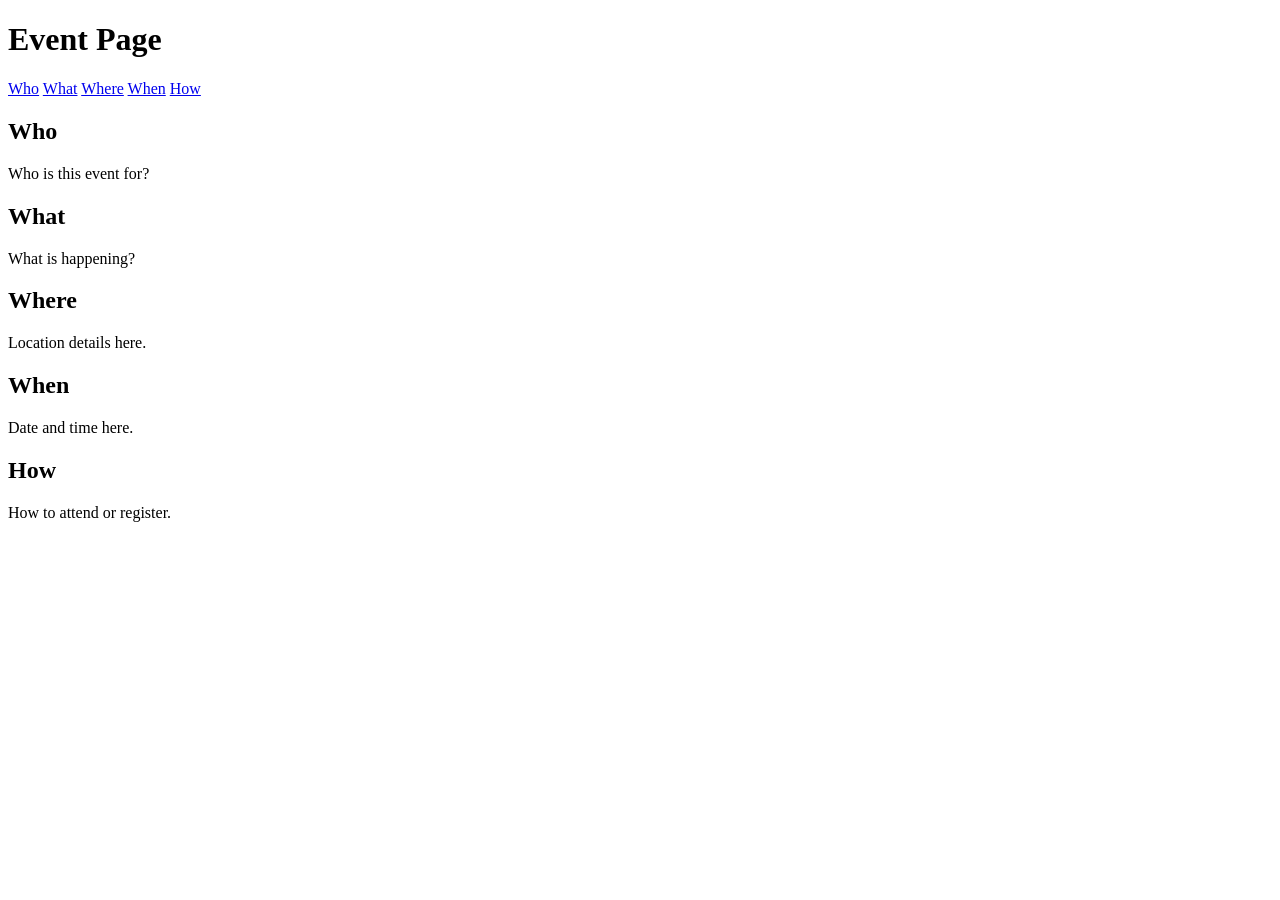
<file: sample.html>
<!DOCTYPE html>
<html lang="en">
<head>
    <meta charset="UTF-8">
    <meta name="viewport" content="width=device-width, initial-scale=1.0">
    <title>Event Page</title>
    <link rel="stylesheet" href="https://www.seanpisano.com/project/assets/css/styles.css">
</head>
<body>
    <header>
        <h1>Event Page</h1>
        <nav>
            <a href="#who">Who</a>
            <a href="#what">What</a>
            <a href="#where">Where</a>
            <a href="#when">When</a>
            <a href="#how">How</a>
        </nav>
    </header>
    <section id="who"><h2>Who</h2><p>Who is this event for?</p></section>
    <section id="what"><h2>What</h2><p>What is happening?</p></section>
    <section id="where"><h2>Where</h2><p>Location details here.</p></section>
    <section id="when"><h2>When</h2><p>Date and time here.</p></section>
    <section id="how"><h2>How</h2><p>How to attend or register.</p></section>
</body>
</html>
</file>
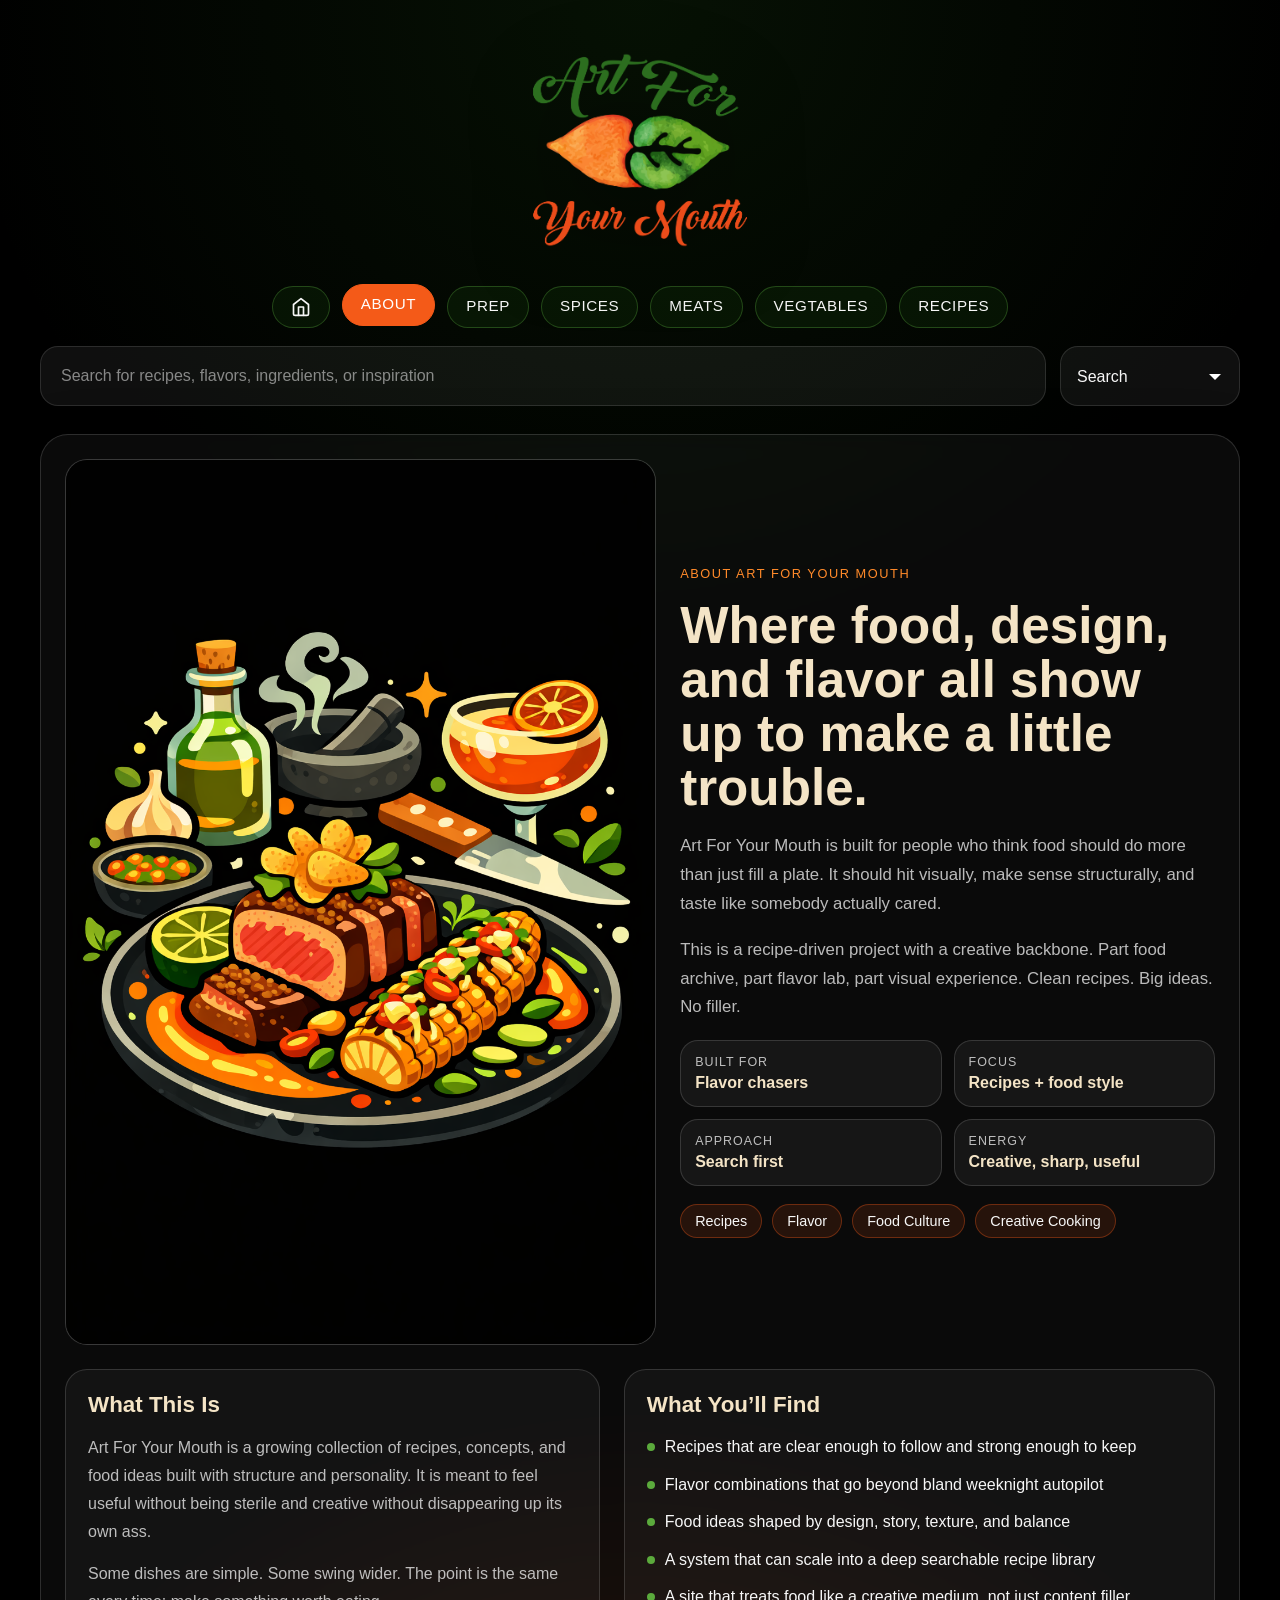
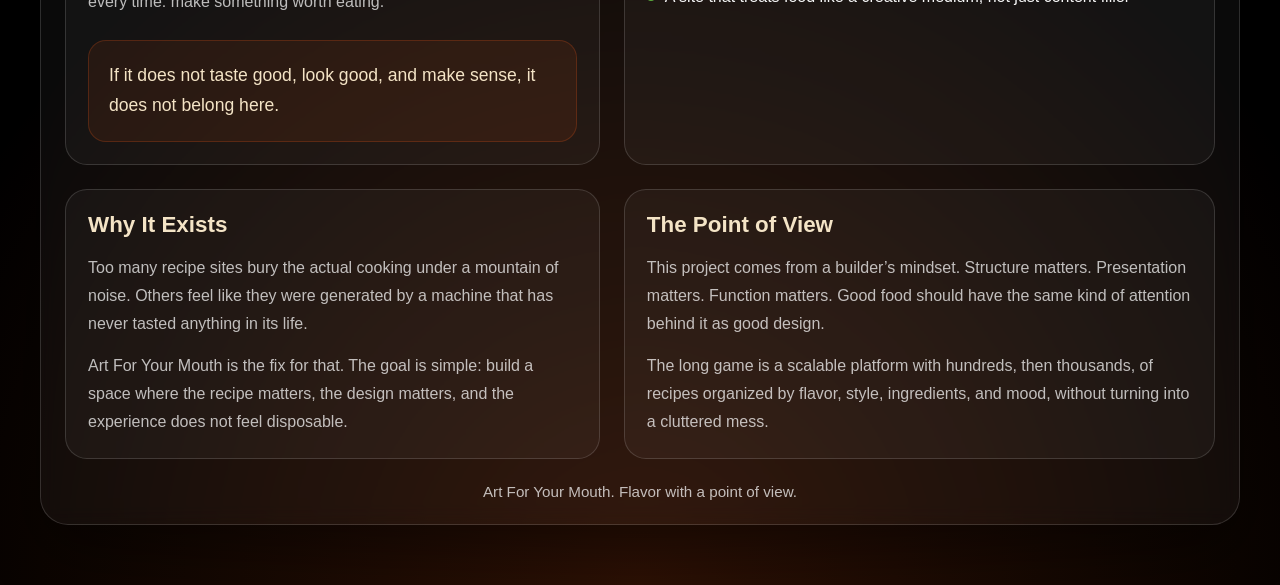
<file: AFYM-Sandbox/about.html>
<!DOCTYPE html>
<html lang="en">
<head>
  <meta charset="UTF-8" />
  <meta name="viewport" content="width=device-width, initial-scale=1.0" />
  <title>Art For Your Mouth | About</title>
  <style>
    :root {
      --bg: #000000;
      --green: #2f7d1f;
      --green-light: #5baa3c;
      --orange: #f45a18;
      --orange-light: #ff8a2a;
      --cream: #f4e4c6;
      --text: #f7f7f7;
      --muted: rgba(255,255,255,0.72);
      --border: rgba(255,255,255,0.14);
      --shadow: 0 20px 60px rgba(0,0,0,0.45);
      --panel: rgba(255,255,255,0.04);
      --panel-strong: rgba(255,255,255,0.06);
    }

    * {
      box-sizing: border-box;
      margin: 0;
      padding: 0;
    }

    body {
      min-height: 100vh;
      font-family: Arial, Helvetica, sans-serif;
      background:
        radial-gradient(circle at top, rgba(47,125,31,0.14), transparent 30%),
        radial-gradient(circle at bottom, rgba(244,90,24,0.18), transparent 35%),
        var(--bg);
      color: var(--text);
      padding: 32px 20px 60px;
    }

    .page-wrap {
      width: 100%;
      max-width: 1200px;
      margin: 0 auto;
    }

    .site-header {
      margin-bottom: 28px;
      text-align: center;
    }

    .site-header img {
      width: min(100%, 420px);
      height: auto;
      display: block;
      margin: 0 auto 18px;
      filter: drop-shadow(0 18px 40px rgba(0, 0, 0, 0.45));
    }

    .top-nav {
      display: flex;
      justify-content: center;
      flex-wrap: wrap;
      gap: 12px;
    }

    .top-nav a {
      text-decoration: none;
      color: var(--text);
      border: 1px solid rgba(91,170,60,0.35);
      background: rgba(47,125,31,0.12);
      padding: 10px 18px;
      border-radius: 999px;
      font-size: 0.95rem;
      letter-spacing: 0.04em;
      text-transform: uppercase;
      transition: 0.25s ease;
    }

    .top-nav a:hover,
    .top-nav a:focus,
    .top-nav a.active {
      background: var(--orange);
      border-color: var(--orange);
      color: #fff;
      transform: translateY(-2px);
    }

    .home-icon {
      display: flex;
      align-items: center;
      justify-content: center;
      padding: 8px;
    }

    .home-icon svg {
      width: 20px;
      height: 20px;
    }

    .search-row {
      display: grid;
      grid-template-columns: 1fr 180px;
      gap: 14px;
      align-items: center;
      margin-top: 18px;
    }

    .search-field input {
      width: 100%;
      height: 60px;
      border-radius: 18px;
      border: 1px solid rgba(255,255,255,0.12);
      background: rgba(255,255,255,0.06);
      color: var(--text);
      padding: 0 20px;
      font-size: 1rem;
      outline: none;
      transition: 0.25s ease;
    }

    .search-field input::placeholder {
      color: rgba(255,255,255,0.5);
    }

    .search-field input:focus,
    .search-select select:focus {
      border-color: rgba(244,90,24,0.8);
      box-shadow: 0 0 0 4px rgba(244,90,24,0.14);
    }

    .search-select select {
      width: 100%;
      height: 60px;
      border-radius: 18px;
      border: 1px solid rgba(255,255,255,0.12);
      background: rgba(255,255,255,0.06) url('data:image/svg+xml;utf8,<svg xmlns="http://www.w3.org/2000/svg" width="16" height="16" fill="white" viewBox="0 0 16 16"><path d="M8 12l-6-6h12z"/></svg>') no-repeat right 16px center;
      background-size: 16px;
      color: var(--text);
      padding: 0 40px 0 16px;
      font-size: 1rem;
      outline: none;
      cursor: pointer;
      transition: 0.25s ease;
      appearance: none;
    }

    .search-select option {
      color: #000;
    }

    .about-shell {
      background: var(--panel);
      border: 1px solid var(--border);
      border-radius: 28px;
      padding: 24px;
      box-shadow: var(--shadow);
      backdrop-filter: blur(10px);
    }

    .hero-grid {
      display: grid;
      grid-template-columns: 1.05fr 0.95fr;
      gap: 24px;
      margin-bottom: 24px;
    }

    .hero-image {
      border-radius: 22px;
      overflow: hidden;
      border: 1px solid var(--border);
      background: var(--panel-strong);
      min-height: 420px;
      position: relative;
    }

    .hero-image img {
      width: 100%;
      height: 100%;
      object-fit: cover;
      display: block;
    }

    .hero-copy {
      display: flex;
      flex-direction: column;
      justify-content: center;
      gap: 18px;
    }

    .eyebrow {
      color: var(--orange-light);
      text-transform: uppercase;
      letter-spacing: 0.12em;
      font-size: 0.8rem;
    }

    h1 {
      font-size: clamp(2.2rem, 4vw, 3.6rem);
      line-height: 1.05;
      color: var(--cream);
    }

    .lead {
      color: var(--muted);
      font-size: 1.05rem;
      line-height: 1.7;
    }

    .tag-row {
      display: flex;
      flex-wrap: wrap;
      gap: 10px;
    }

    .tag {
      padding: 8px 14px;
      border-radius: 999px;
      background: rgba(244,90,24,0.12);
      border: 1px solid rgba(244,90,24,0.35);
      color: var(--text);
      font-size: 0.9rem;
    }

    .meta-grid {
      display: grid;
      grid-template-columns: repeat(2, minmax(120px, 1fr));
      gap: 12px;
    }

    .meta-card {
      background: rgba(255,255,255,0.05);
      border: 1px solid var(--border);
      border-radius: 18px;
      padding: 14px;
    }

    .meta-card span {
      display: block;
      font-size: 0.78rem;
      color: var(--muted);
      text-transform: uppercase;
      letter-spacing: 0.08em;
      margin-bottom: 5px;
    }

    .meta-card strong {
      font-size: 1rem;
      color: var(--cream);
    }

    .content-grid {
      display: grid;
      grid-template-columns: 0.95fr 1.05fr;
      gap: 24px;
    }

    .panel {
      background: rgba(255,255,255,0.04);
      border: 1px solid var(--border);
      border-radius: 22px;
      padding: 22px;
    }

    .panel h2 {
      font-size: 1.4rem;
      margin-bottom: 16px;
      color: var(--cream);
    }

    .panel p {
      color: var(--muted);
      line-height: 1.75;
      margin-bottom: 14px;
    }

    .panel p:last-child {
      margin-bottom: 0;
    }

    .bullet-list {
      list-style: none;
      display: grid;
      gap: 12px;
    }

    .bullet-list li {
      padding-left: 18px;
      position: relative;
      color: var(--text);
      line-height: 1.6;
    }

    .bullet-list li::before {
      content: "";
      width: 8px;
      height: 8px;
      border-radius: 50%;
      background: var(--green-light);
      position: absolute;
      left: 0;
      top: 9px;
    }

    .quote-block {
      margin-top: 24px;
      padding: 20px;
      border-radius: 18px;
      background: rgba(244,90,24,0.08);
      border: 1px solid rgba(244,90,24,0.22);
    }

    .quote-block p {
      font-size: 1.1rem;
      color: var(--cream);
      margin: 0;
      line-height: 1.7;
    }

    .footer-note {
      margin-top: 24px;
      text-align: center;
      color: var(--muted);
      font-size: 0.95rem;
    }

    @media (max-width: 900px) {
      .hero-grid,
      .content-grid {
        grid-template-columns: 1fr;
      }

      .hero-image {
        min-height: 280px;
      }
    }

    @media (max-width: 700px) {
      .search-row {
        grid-template-columns: 1fr;
      }
    }

    @media (max-width: 560px) {
      body {
        padding: 20px 14px 40px;
      }

      .about-shell {
        padding: 16px;
      }

      .panel {
        padding: 18px;
      }
    }
  </style>
</head>
<body>
  <main class="page-wrap">
    <header class="site-header">
      <a href="index.html">
        <img src="assets/imgs/logo.png" alt="Art For Your Mouth logo" />
      </a>
      <nav class="top-nav" aria-label="Main navigation">
        <a href="index.html" title="Home" class="home-icon">
          <svg width="20" height="20" viewBox="0 0 24 24" fill="none" xmlns="http://www.w3.org/2000/svg">
            <path d="M3 9l9-7 9 7v11a2 2 0 0 1-2 2H5a2 2 0 0 1-2-2z" stroke="currentColor" stroke-width="2" stroke-linecap="round" stroke-linejoin="round"/>
            <polyline points="9,22 9,12 15,12 15,22" stroke="currentColor" stroke-width="2" stroke-linecap="round" stroke-linejoin="round"/>
          </svg>
        </a>
        <a href="about.html" class="active">About</a>
        <a href="prep.html">Prep</a>
        <a href="spices.html">Spices</a>
        <a href="meats.html">Meats</a>
        <a href="vegtables.html">Vegtables</a>
        <a href="recipes.html">Recipes</a>
      </nav>

      <div class="search-row">
        <div class="search-field">
          <input type="text" placeholder="Search for recipes, flavors, ingredients, or inspiration" />
        </div>

        <div class="search-select">
          <select aria-label="Search style">
            <option>Search</option>
            <option>Food Style 1</option>
            <option>Food Style 2</option>
            <option>Food Style 3</option>
            <option>Food Style 4</option>
            <option>Food Style 5</option>
          </select>
        </div>
      </div>
    </header>

    <section class="about-shell">
      <section class="hero-grid">
        <div class="hero-image">
          <img src="assets/imgs/about-hero.png" alt="A bold plated dish representing Art For Your Mouth" />
        </div>

        <div class="hero-copy">
          <p class="eyebrow">About Art For Your Mouth</p>
          <h1>Where food, design, and flavor all show up to make a little trouble.</h1>
          <p class="lead">
            Art For Your Mouth is built for people who think food should do more than just fill a plate.
            It should hit visually, make sense structurally, and taste like somebody actually cared.
          </p>
          <p class="lead">
            This is a recipe-driven project with a creative backbone. Part food archive, part flavor lab,
            part visual experience. Clean recipes. Big ideas. No filler.
          </p>

          <div class="meta-grid">
            <div class="meta-card">
              <span>Built For</span>
              <strong>Flavor chasers</strong>
            </div>
            <div class="meta-card">
              <span>Focus</span>
              <strong>Recipes + food style</strong>
            </div>
            <div class="meta-card">
              <span>Approach</span>
              <strong>Search first</strong>
            </div>
            <div class="meta-card">
              <span>Energy</span>
              <strong>Creative, sharp, useful</strong>
            </div>
          </div>

          <div class="tag-row">
            <span class="tag">Recipes</span>
            <span class="tag">Flavor</span>
            <span class="tag">Food Culture</span>
            <span class="tag">Creative Cooking</span>
          </div>
        </div>
      </section>

      <section class="content-grid">
        <aside class="panel">
          <h2>What This Is</h2>
          <p>
            Art For Your Mouth is a growing collection of recipes, concepts, and food ideas built with
            structure and personality. It is meant to feel useful without being sterile and creative without
            disappearing up its own ass.
          </p>
          <p>
            Some dishes are simple. Some swing wider. The point is the same every time: make something worth eating.
          </p>

          <div class="quote-block">
            <p>
              If it does not taste good, look good, and make sense, it does not belong here.
            </p>
          </div>
        </aside>

        <section class="panel">
          <h2>What You’ll Find</h2>
          <ul class="bullet-list">
            <li>Recipes that are clear enough to follow and strong enough to keep</li>
            <li>Flavor combinations that go beyond bland weeknight autopilot</li>
            <li>Food ideas shaped by design, story, texture, and balance</li>
            <li>A system that can scale into a deep searchable recipe library</li>
            <li>A site that treats food like a creative medium, not just content filler</li>
          </ul>
        </section>
      </section>

      <section class="content-grid" style="margin-top: 24px;">
        <aside class="panel">
          <h2>Why It Exists</h2>
          <p>
            Too many recipe sites bury the actual cooking under a mountain of noise. Others feel like they were
            generated by a machine that has never tasted anything in its life.
          </p>
          <p>
            Art For Your Mouth is the fix for that. The goal is simple: build a space where the recipe matters,
            the design matters, and the experience does not feel disposable.
          </p>
        </aside>

        <section class="panel">
          <h2>The Point of View</h2>
          <p>
            This project comes from a builder’s mindset. Structure matters. Presentation matters. Function matters.
            Good food should have the same kind of attention behind it as good design.
          </p>
          <p>
            The long game is a scalable platform with hundreds, then thousands, of recipes organized by flavor,
            style, ingredients, and mood, without turning into a cluttered mess.
          </p>
        </section>
      </section>

      <p class="footer-note">
        Art For Your Mouth. Flavor with a point of view.
      </p>
    </section>
  </main>
</body>
</html>
</file>
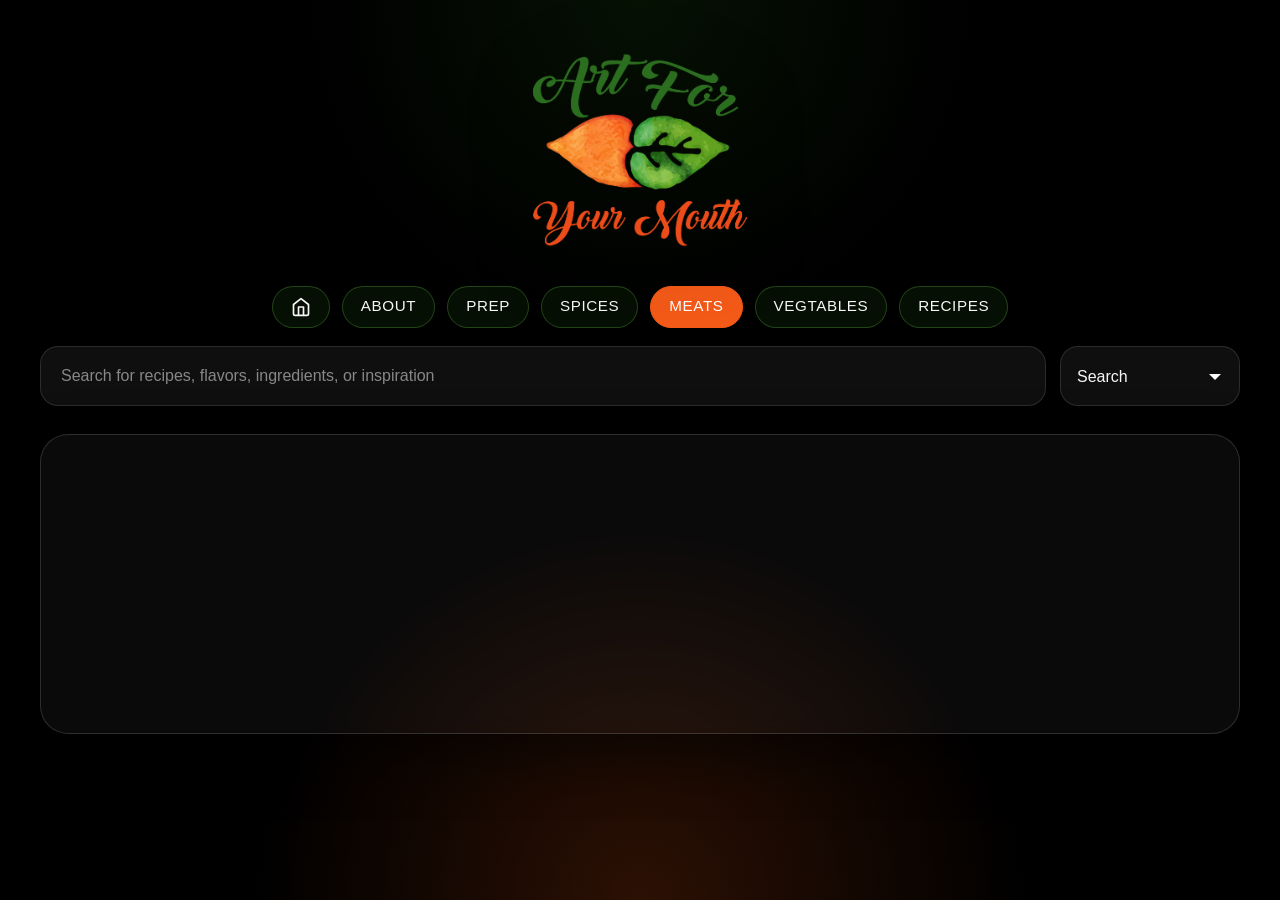
<file: AFYM-Sandbox/meats.html>
<!DOCTYPE html>
<html lang="en">
<head>
  <meta charset="UTF-8" />
  <meta name="viewport" content="width=device-width, initial-scale=1.0" />
  <title>Art For Your Mouth | Meats</title>
  <style>
    :root {
      --bg: #000000;
      --green: #2f7d1f;
      --green-light: #5baa3c;
      --orange: #f45a18;
      --orange-light: #ff8a2a;
      --cream: #f4e4c6;
      --text: #f7f7f7;
      --muted: rgba(255,255,255,0.72);
      --border: rgba(255,255,255,0.14);
      --shadow: 0 20px 60px rgba(0,0,0,0.45);
    }

    * {
      box-sizing: border-box;
      margin: 0;
      padding: 0;
    }

    body {
      min-height: 100vh;
      font-family: Arial, Helvetica, sans-serif;
      background:
        radial-gradient(circle at top, rgba(47,125,31,0.14), transparent 30%),
        radial-gradient(circle at bottom, rgba(244,90,24,0.18), transparent 35%),
        var(--bg);
      color: var(--text);
      padding: 32px 20px 60px;
    }

    .page-wrap {
      width: 100%;
      max-width: 1200px;
      margin: 0 auto;
    }

    .site-header {
      margin-bottom: 28px;
      text-align: center;
    }

    .site-header img {
      width: min(100%, 420px);
      height: auto;
      display: block;
      margin: 0 auto 18px;
      filter: drop-shadow(0 18px 40px rgba(0, 0, 0, 0.45));
    }

    .top-nav {
      display: flex;
      justify-content: center;
      flex-wrap: wrap;
      gap: 12px;
    }

    .top-nav a {
      text-decoration: none;
      color: var(--text);
      border: 1px solid rgba(91,170,60,0.35);
      background: rgba(47,125,31,0.12);
      padding: 10px 18px;
      border-radius: 999px;
      font-size: 0.95rem;
      letter-spacing: 0.04em;
      text-transform: uppercase;
      transition: 0.25s ease;
    }

    .top-nav a:hover,
    .top-nav a:focus {
      background: var(--orange);
      border-color: var(--orange);
      color: #fff;
      transform: translateY(-2px);
    }

    .top-nav a.active {
      background: var(--orange);
      border-color: var(--orange);
      color: #fff;
    }

    .home-icon {
      display: flex;
      align-items: center;
      justify-content: center;
      padding: 8px;
    }

    .home-icon svg {
      width: 20px;
      height: 20px;
    }

    .search-row {
      display: grid;
      grid-template-columns: 1fr 180px;
      gap: 14px;
      align-items: center;
      margin-top: 18px;
    }

    .search-field input {
      width: 100%;
      height: 60px;
      border-radius: 18px;
      border: 1px solid rgba(255,255,255,0.12);
      background: rgba(255,255,255,0.06);
      color: var(--text);
      padding: 0 20px;
      font-size: 1rem;
      outline: none;
      transition: 0.25s ease;
    }

    .search-field input::placeholder {
      color: rgba(255,255,255,0.5);
    }

    .search-field input:focus,
    .search-select select:focus {
      border-color: rgba(244,90,24,0.8);
      box-shadow: 0 0 0 4px rgba(244,90,24,0.14);
    }

    .search-select select {
      width: 100%;
      height: 60px;
      border-radius: 18px;
      border: 1px solid rgba(255,255,255,0.12);
      background: rgba(255,255,255,0.06) url('data:image/svg+xml;utf8,<svg xmlns="http://www.w3.org/2000/svg" width="16" height="16" fill="white" viewBox="0 0 16 16"><path d="M8 12l-6-6h12z"/></svg>') no-repeat right 16px center;
      background-size: 16px;
      color: var(--text);
      padding: 0 40px 0 16px;
      font-size: 1rem;
      outline: none;
      cursor: pointer;
      transition: 0.25s ease;
      appearance: none;
    }

    .search-select option {
      color: #000;
    }

    .main-shell {
      background: rgba(255,255,255,0.04);
      border: 1px solid var(--border);
      border-radius: 28px;
      padding: 24px;
      box-shadow: var(--shadow);
      backdrop-filter: blur(10px);
      min-height: 300px;
    }

    @media (max-width: 700px) {
      .search-row {
        grid-template-columns: 1fr;
      }
    }

    @media (max-width: 560px) {
      body {
        padding: 20px 14px 40px;
      }

      .main-shell {
        padding: 16px;
      }

      .search-field input,
      .search-select select {
        height: 56px;
      }
    }
  </style>
</head>
<body>
  <main class="page-wrap">
    <header class="site-header">
      <a href="index.html">
        <img src="assets/imgs/logo.png" alt="Art For Your Mouth logo" />
      </a>
      <nav class="top-nav" aria-label="Main navigation">
        <a href="index.html" title="Home" class="home-icon">
          <svg width="20" height="20" viewBox="0 0 24 24" fill="none" xmlns="http://www.w3.org/2000/svg">
            <path d="M3 9l9-7 9 7v11a2 2 0 0 1-2 2H5a2 2 0 0 1-2-2z" stroke="currentColor" stroke-width="2" stroke-linecap="round" stroke-linejoin="round"/>
            <polyline points="9,22 9,12 15,12 15,22" stroke="currentColor" stroke-width="2" stroke-linecap="round" stroke-linejoin="round"/>
          </svg>
        </a>
        <a href="about.html">About</a>
        <a href="prep.html">Prep</a>
        <a href="spices.html">Spices</a>
        <a href="meats.html" class="active">Meats</a>
        <a href="vegtables.html">Vegtables</a>
        <a href="recipes.html">Recipes</a>
      </nav>

      <div class="search-row">
        <div class="search-field">
          <input type="text" placeholder="Search for recipes, flavors, ingredients, or inspiration" />
        </div>

        <div class="search-select">
          <select aria-label="Search style">
            <option>Search</option>
            <option>Food Style 1</option>
            <option>Food Style 2</option>
            <option>Food Style 3</option>
            <option>Food Style 4</option>
            <option>Food Style 5</option>
          </select>
        </div>
      </div>
    </header>

    <section class="main-shell">
      <!-- Content goes here -->
    </section>
  </main>
</body>
</html>
</file>
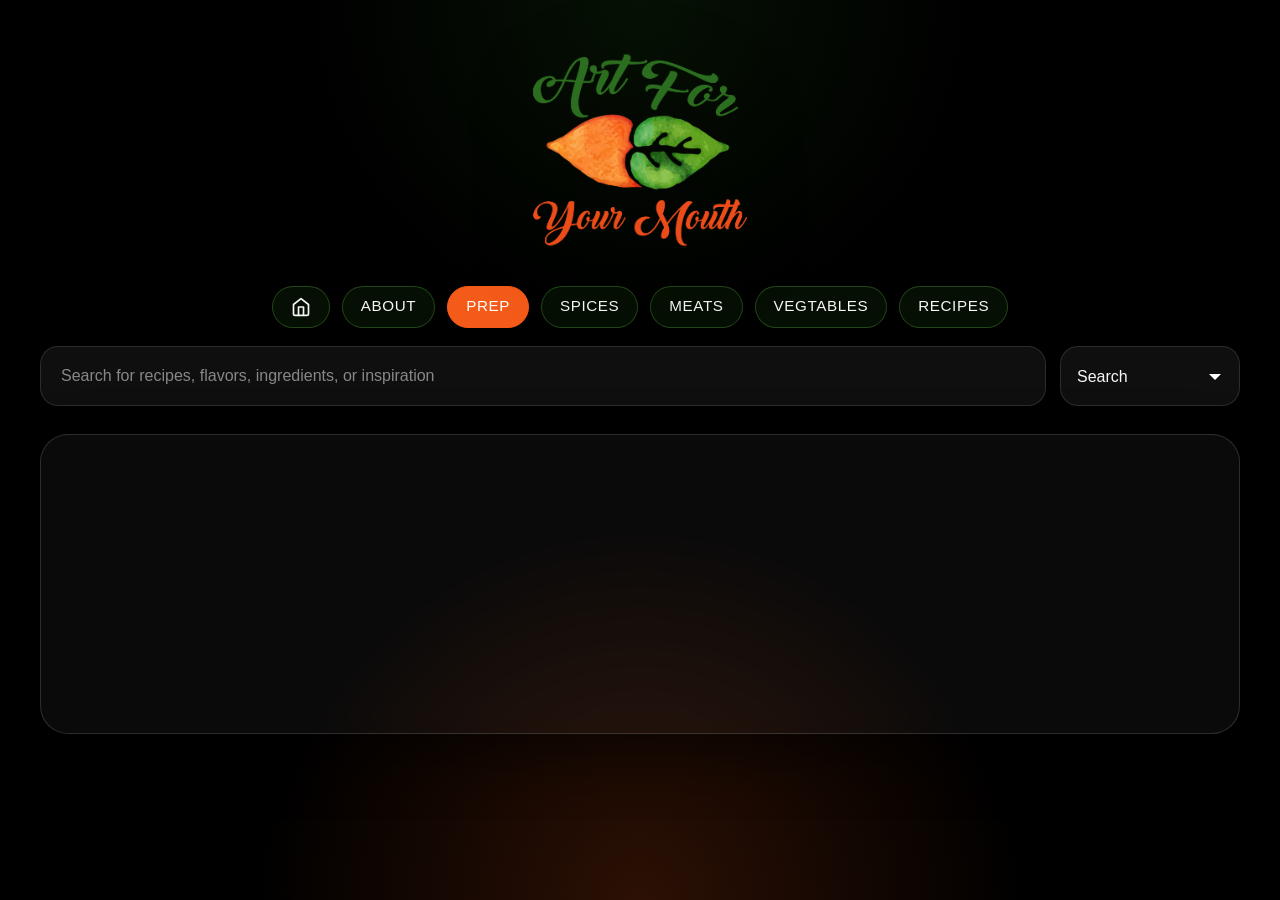
<file: AFYM-Sandbox/prep.html>
<!DOCTYPE html>
<html lang="en">
<head>
  <meta charset="UTF-8" />
  <meta name="viewport" content="width=device-width, initial-scale=1.0" />
  <title>Art For Your Mouth | Prep</title>
  <style>
    :root {
      --bg: #000000;
      --green: #2f7d1f;
      --green-light: #5baa3c;
      --orange: #f45a18;
      --orange-light: #ff8a2a;
      --cream: #f4e4c6;
      --text: #f7f7f7;
      --muted: rgba(255,255,255,0.72);
      --border: rgba(255,255,255,0.14);
      --shadow: 0 20px 60px rgba(0,0,0,0.45);
    }

    * {
      box-sizing: border-box;
      margin: 0;
      padding: 0;
    }

    body {
      min-height: 100vh;
      font-family: Arial, Helvetica, sans-serif;
      background:
        radial-gradient(circle at top, rgba(47,125,31,0.14), transparent 30%),
        radial-gradient(circle at bottom, rgba(244,90,24,0.18), transparent 35%),
        var(--bg);
      color: var(--text);
      padding: 32px 20px 60px;
    }

    .page-wrap {
      width: 100%;
      max-width: 1200px;
      margin: 0 auto;
    }

    .site-header {
      margin-bottom: 28px;
      text-align: center;
    }

    .site-header img {
      width: min(100%, 420px);
      height: auto;
      display: block;
      margin: 0 auto 18px;
      filter: drop-shadow(0 18px 40px rgba(0, 0, 0, 0.45));
    }

    .top-nav {
      display: flex;
      justify-content: center;
      flex-wrap: wrap;
      gap: 12px;
    }

    .top-nav a {
      text-decoration: none;
      color: var(--text);
      border: 1px solid rgba(91,170,60,0.35);
      background: rgba(47,125,31,0.12);
      padding: 10px 18px;
      border-radius: 999px;
      font-size: 0.95rem;
      letter-spacing: 0.04em;
      text-transform: uppercase;
      transition: 0.25s ease;
    }

    .top-nav a:hover,
    .top-nav a:focus {
      background: var(--orange);
      border-color: var(--orange);
      color: #fff;
      transform: translateY(-2px);
    }

    .top-nav a.active {
      background: var(--orange);
      border-color: var(--orange);
      color: #fff;
    }

    .home-icon {
      display: flex;
      align-items: center;
      justify-content: center;
      padding: 8px;
    }

    .home-icon svg {
      width: 20px;
      height: 20px;
    }

    .search-row {
      display: grid;
      grid-template-columns: 1fr 180px;
      gap: 14px;
      align-items: center;
      margin-top: 18px;
    }

    .search-field input {
      width: 100%;
      height: 60px;
      border-radius: 18px;
      border: 1px solid rgba(255,255,255,0.12);
      background: rgba(255,255,255,0.06);
      color: var(--text);
      padding: 0 20px;
      font-size: 1rem;
      outline: none;
      transition: 0.25s ease;
    }

    .search-field input::placeholder {
      color: rgba(255,255,255,0.5);
    }

    .search-field input:focus,
    .search-select select:focus {
      border-color: rgba(244,90,24,0.8);
      box-shadow: 0 0 0 4px rgba(244,90,24,0.14);
    }

    .search-select select {
      width: 100%;
      height: 60px;
      border-radius: 18px;
      border: 1px solid rgba(255,255,255,0.12);
      background: rgba(255,255,255,0.06) url('data:image/svg+xml;utf8,<svg xmlns="http://www.w3.org/2000/svg" width="16" height="16" fill="white" viewBox="0 0 16 16"><path d="M8 12l-6-6h12z"/></svg>') no-repeat right 16px center;
      background-size: 16px;
      color: var(--text);
      padding: 0 40px 0 16px;
      font-size: 1rem;
      outline: none;
      cursor: pointer;
      transition: 0.25s ease;
      appearance: none;
    }

    .search-select option {
      color: #000;
    }

    .main-shell {
      background: rgba(255,255,255,0.04);
      border: 1px solid var(--border);
      border-radius: 28px;
      padding: 24px;
      box-shadow: var(--shadow);
      backdrop-filter: blur(10px);
      min-height: 300px;
    }

    @media (max-width: 700px) {
      .search-row {
        grid-template-columns: 1fr;
      }
    }

    @media (max-width: 560px) {
      body {
        padding: 20px 14px 40px;
      }

      .main-shell {
        padding: 16px;
      }

      .search-field input,
      .search-select select {
        height: 56px;
      }
    }
  </style>
</head>
<body>
  <main class="page-wrap">
    <header class="site-header">
      <a href="index.html">
        <img src="assets/imgs/logo.png" alt="Art For Your Mouth logo" />
      </a>
      <nav class="top-nav" aria-label="Main navigation">
        <a href="index.html" title="Home" class="home-icon">
          <svg width="20" height="20" viewBox="0 0 24 24" fill="none" xmlns="http://www.w3.org/2000/svg">
            <path d="M3 9l9-7 9 7v11a2 2 0 0 1-2 2H5a2 2 0 0 1-2-2z" stroke="currentColor" stroke-width="2" stroke-linecap="round" stroke-linejoin="round"/>
            <polyline points="9,22 9,12 15,12 15,22" stroke="currentColor" stroke-width="2" stroke-linecap="round" stroke-linejoin="round"/>
          </svg>
        </a>
        <a href="about.html">About</a>
        <a href="prep.html" class="active">Prep</a>
        <a href="spices.html">Spices</a>
        <a href="meats.html">Meats</a>
        <a href="vegtables.html">Vegtables</a>
        <a href="recipes.html">Recipes</a>
      </nav>

      <div class="search-row">
        <div class="search-field">
          <input type="text" placeholder="Search for recipes, flavors, ingredients, or inspiration" />
        </div>

        <div class="search-select">
          <select aria-label="Search style">
            <option>Search</option>
            <option>Food Style 1</option>
            <option>Food Style 2</option>
            <option>Food Style 3</option>
            <option>Food Style 4</option>
            <option>Food Style 5</option>
          </select>
        </div>
      </div>
    </header>

    <section class="main-shell">
      <!-- Content goes here -->
    </section>
  </main>
</body>
</html>
</file>
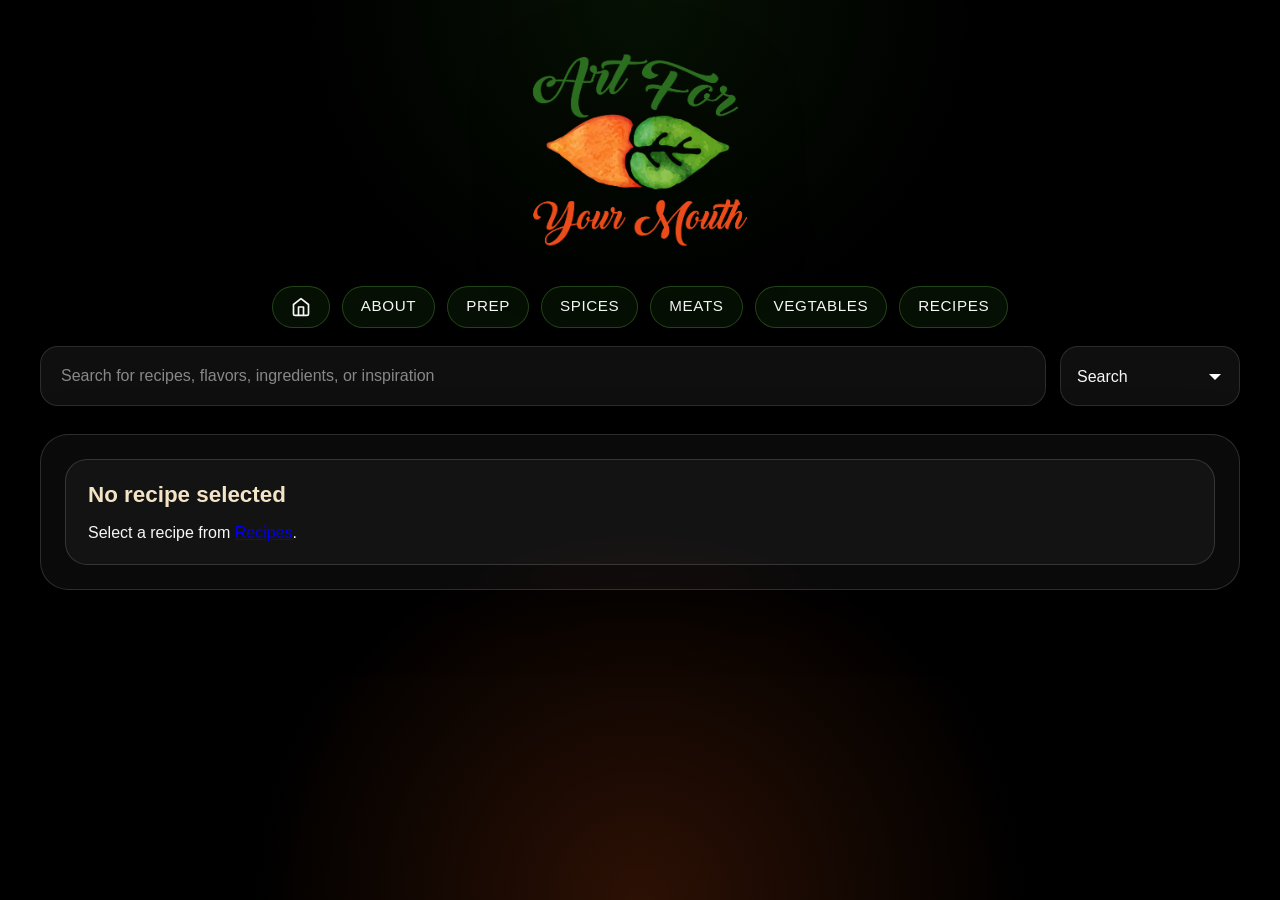
<file: AFYM-Sandbox/recipe.html>
<!DOCTYPE html>
<html lang="en">
<head>
  <meta charset="UTF-8" />
  <meta name="viewport" content="width=device-width, initial-scale=1.0" />
  <title>Art For Your Mouth | Recipe</title>
  <style>
    :root {
      --bg: #000000;
      --green: #2f7d1f;
      --green-light: #5baa3c;
      --orange: #f45a18;
      --orange-light: #ff8a2a;
      --cream: #f4e4c6;
      --text: #f7f7f7;
      --muted: rgba(255,255,255,0.72);
      --border: rgba(255,255,255,0.14);
      --shadow: 0 20px 60px rgba(0,0,0,0.45);
      --panel: rgba(255,255,255,0.04);
      --panel-strong: rgba(255,255,255,0.06);
    }

    * {
      box-sizing: border-box;
      margin: 0;
      padding: 0;
    }

    body {
      min-height: 100vh;
      font-family: Arial, Helvetica, sans-serif;
      background:
        radial-gradient(circle at top, rgba(47,125,31,0.14), transparent 30%),
        radial-gradient(circle at bottom, rgba(244,90,24,0.18), transparent 35%),
        var(--bg);
      color: var(--text);
      padding: 32px 20px 60px;
    }

    .page-wrap {
      width: 100%;
      max-width: 1200px;
      margin: 0 auto;
    }

    .site-header {
      margin-bottom: 28px;
      text-align: center;
    }

    .site-header img {
      width: min(100%, 420px);
      height: auto;
      display: block;
      margin: 0 auto 18px;
      filter: drop-shadow(0 18px 40px rgba(0, 0, 0, 0.45));
    }

    .top-nav {
      display: flex;
      justify-content: center;
      flex-wrap: wrap;
      gap: 12px;
    }

    .top-nav a {
      text-decoration: none;
      color: var(--text);
      border: 1px solid rgba(91,170,60,0.35);
      background: rgba(47,125,31,0.12);
      padding: 10px 18px;
      border-radius: 999px;
      font-size: 0.95rem;
      letter-spacing: 0.04em;
      text-transform: uppercase;
      transition: 0.25s ease;
    }

    .top-nav a:hover,
    .top-nav a:focus {
      background: var(--orange);
      border-color: var(--orange);
      color: #fff;
      transform: translateY(-2px);
    }

    .home-icon {
      display: flex;
      align-items: center;
      justify-content: center;
      padding: 8px;
    }

    .home-icon svg {
      width: 20px;
      height: 20px;
    }

    .recipe-shell {
      background: var(--panel);
      border: 1px solid var(--border);
      border-radius: 28px;
      padding: 24px;
      box-shadow: var(--shadow);
      backdrop-filter: blur(10px);
    }

    .hero-grid {
      display: grid;
      grid-template-columns: 1.1fr 0.9fr;
      gap: 24px;
      margin-bottom: 24px;
    }

    .hero-image {
      border-radius: 22px;
      overflow: hidden;
      border: 1px solid var(--border);
      background: var(--panel-strong);
      min-height: 380px;
    }

    .hero-image img {
      width: 100%;
      height: 100%;
      object-fit: cover;
      display: block;
    }

    .hero-copy {
      display: flex;
      flex-direction: column;
      gap: 18px;
      justify-content: center;
    }

    .eyebrow {
      color: var(--orange-light);
      text-transform: uppercase;
      letter-spacing: 0.12em;
      font-size: 0.8rem;
    }

    h1 {
      font-size: clamp(2rem, 4vw, 3.4rem);
      line-height: 1.05;
    }

    .description {
      color: var(--muted);
      font-size: 1.05rem;
      line-height: 1.6;
    }

    .meta-grid {
      display: grid;
      grid-template-columns: repeat(2, minmax(120px, 1fr));
      gap: 12px;
    }

    .meta-card {
      background: rgba(255,255,255,0.05);
      border: 1px solid var(--border);
      border-radius: 18px;
      padding: 14px;
    }

    .meta-card span {
      display: block;
      font-size: 0.78rem;
      color: var(--muted);
      text-transform: uppercase;
      letter-spacing: 0.08em;
      margin-bottom: 5px;
    }

    .meta-card strong {
      font-size: 1rem;
      color: var(--cream);
    }

    .tag-row {
      display: flex;
      flex-wrap: wrap;
      gap: 10px;
    }

    .tag {
      padding: 8px 14px;
      border-radius: 999px;
      background: rgba(244,90,24,0.12);
      border: 1px solid rgba(244,90,24,0.35);
      color: var(--text);
      font-size: 0.9rem;
    }

    .recipe-actions {
      display: flex;
      flex-wrap: wrap;
      gap: 12px;
      margin-top: 4px;
    }

    .print-btn {
      border: 1px solid rgba(244,90,24,0.45);
      background: rgba(244,90,24,0.14);
      color: var(--text);
      padding: 12px 18px;
      border-radius: 999px;
      font-size: 0.95rem;
      letter-spacing: 0.03em;
      cursor: pointer;
      transition: 0.25s ease;
    }

    .print-btn:hover,
    .print-btn:focus {
      background: var(--orange);
      border-color: var(--orange);
      color: #fff;
      transform: translateY(-2px);
      outline: none;
    }

    .content-grid {
      display: grid;
      grid-template-columns: 0.95fr 1.05fr;
      gap: 24px;
    }

    .panel {
      background: rgba(255,255,255,0.04);
      border: 1px solid var(--border);
      border-radius: 22px;
      padding: 22px;
    }

    .panel h2 {
      font-size: 1.4rem;
      margin-bottom: 16px;
      color: var(--cream);
    }

    .ingredients-list,
    .notes-list {
      list-style: none;
      display: grid;
      gap: 12px;
    }

    .ingredients-list li,
    .notes-list li {
      padding-left: 18px;
      position: relative;
      color: var(--text);
      line-height: 1.5;
    }

    .ingredients-list li::before,
    .notes-list li::before {
      content: "";
      width: 8px;
      height: 8px;
      border-radius: 50%;
      background: var(--green-light);
      position: absolute;
      left: 0;
      top: 9px;
    }

    .steps-list {
      display: grid;
      gap: 16px;
      counter-reset: recipe-step;
      list-style: none;
    }

    .steps-list li {
      counter-increment: recipe-step;
      display: grid;
      grid-template-columns: 46px 1fr;
      gap: 14px;
      align-items: start;
    }

    .step-num {
      width: 46px;
      height: 46px;
      border-radius: 50%;
      display: grid;
      place-items: center;
      background: linear-gradient(135deg, var(--orange), var(--orange-light));
      color: #fff;
      font-weight: bold;
      box-shadow: 0 10px 24px rgba(244,90,24,0.28);
    }

    .step-copy {
      padding-top: 8px;
      color: var(--text);
      line-height: 1.65;
    }

    .story-block {
      margin-top: 24px;
    }

    .story-block p {
      color: var(--muted);
      line-height: 1.7;
      font-size: 1rem;
    }

    .footer-note {
      margin-top: 24px;
      text-align: center;
      color: var(--muted);
      font-size: 0.95rem;
    }

    .search-row {
      display: grid;
      grid-template-columns: 1fr 180px;
      gap: 14px;
      align-items: center;
      margin-top: 18px;
    }

    .search-field {
      position: relative;
    }

    .search-field input {
      width: 100%;
      height: 60px;
      border-radius: 18px;
      border: 1px solid rgba(255,255,255,0.12);
      background: rgba(255,255,255,0.06);
      color: var(--text);
      padding: 0 20px;
      font-size: 1rem;
      outline: none;
      transition: 0.25s ease;
    }

    .search-field input::placeholder {
      color: rgba(255,255,255,0.5);
    }

    .search-field input:focus,
    .search-select select:focus {
      border-color: rgba(244,90,24,0.8);
      box-shadow: 0 0 0 4px rgba(244,90,24,0.14);
    }

    .search-select select {
      width: 100%;
      height: 60px;
      border-radius: 18px;
      border: 1px solid rgba(255,255,255,0.12);
      background: rgba(255,255,255,0.06) url('data:image/svg+xml;utf8,<svg xmlns="http://www.w3.org/2000/svg" width="16" height="16" fill="white" viewBox="0 0 16 16"><path d="M8 12l-6-6h12z"/></svg>') no-repeat right 16px center;
      background-size: 16px;
      color: var(--text);
      padding: 0 40px 0 16px;
      font-size: 1rem;
      outline: none;
      cursor: pointer;
      transition: 0.25s ease;
      -webkit-appearance: none;
      -moz-appearance: none;
      appearance: none;
    }

    .search-select option {
      color: #000;
    }

    @media (max-width: 900px) {
      .hero-grid,
      .content-grid {
        grid-template-columns: 1fr;
      }

      .hero-image {
        min-height: 280px;
      }
    }

    @media (max-width: 700px) {
      .search-row {
        grid-template-columns: 1fr;
      }
    }

    @media (max-width: 560px) {
      body {
        padding: 20px 14px 40px;
      }

      .recipe-shell {
        padding: 16px;
      }

      .panel {
        padding: 18px;
      }

      .meta-grid {
        grid-template-columns: 1fr 1fr;
      }
    }

    @media (max-width: 480px) {
      .search-field input,
      .search-select select {
        height: 56px;
      }
    }
  </style>
</head>
<body>
  <main class="page-wrap">
    <header class="site-header">
      <a href="index.html">
        <img src="assets/imgs/logo.png" alt="Art For Your Mouth logo" />
      </a>
      <nav class="top-nav" aria-label="Main navigation">
        <a href="index.html" title="Home" class="home-icon">
          <svg width="20" height="20" viewBox="0 0 24 24" fill="none" xmlns="http://www.w3.org/2000/svg">
            <path d="M3 9l9-7 9 7v11a2 2 0 0 1-2 2H5a2 2 0 0 1-2-2z" stroke="currentColor" stroke-width="2" stroke-linecap="round" stroke-linejoin="round"/>
            <polyline points="9,22 9,12 15,12 15,22" stroke="currentColor" stroke-width="2" stroke-linecap="round" stroke-linejoin="round"/>
          </svg>
        </a>
        <a href="about.html">About</a>
        <a href="prep.html">Prep</a>
        <a href="spices.html">Spices</a>
        <a href="meats.html">Meats</a>
        <a href="vegtables.html">Vegtables</a>
        <a href="recipes.html" class="active">Recipes</a>
      </nav>

      <div class="search-row">
        <div class="search-field">
          <input type="text" placeholder="Search for recipes, flavors, ingredients, or inspiration" />
        </div>

        <div class="search-select">
          <select aria-label="Search style">
            <option>Search</option>
            <option>Food Style 1</option>
            <option>Food Style 2</option>
            <option>Food Style 3</option>
            <option>Food Style 4</option>
            <option>Food Style 5</option>
          </select>
        </div>
      </div>
    </header>

    <section class="recipe-shell" id="recipePage">
      <p>Loading recipe...</p>
    </section>
  </main>
  <script src="assets/js/recipes.js"></script>
  <script>
    function getRecipeIdFromUrl() {
      const params = new URLSearchParams(window.location.search);
      return params.get('id');
    }

    function getRecipePath(recipeId) {
      const validIds = RECIPES;

      if (!recipeId || !validIds.includes(recipeId)) {
        return null;
      }

      return `recipes/${recipeId}.json`;
    }

    function openPrintView() {
      const recipeId = getRecipeIdFromUrl();
      if (!recipeId) return;
      window.open(`print.html?id=${encodeURIComponent(recipeId)}`, '_blank');
    }

    function injectRecipeSchema(recipe) {
      const oldSchema = document.getElementById("recipe-schema");
      if (oldSchema) oldSchema.remove();

      const schema = {
        "@context": "https://schema.org",
        "@type": "Recipe",
        "name": recipe.title,
        "description": recipe.description,
        "image": recipe.image,
        "recipeCategory": recipe.category,
        "recipeCuisine": recipe.cuisine,
        "keywords": recipe.tags ? recipe.tags.join(", ") : "",
        "prepTime": recipe.prepTimeISO,
        "cookTime": recipe.cookTimeISO,
        "totalTime": recipe.totalTimeISO,
        "recipeYield": recipe.servings,
        "recipeIngredient": recipe.ingredients || [],
        "recipeInstructions": (recipe.instructions || []).map(step => ({
          "@type": "HowToStep",
          "text": step
        }))
      };

      const script = document.createElement("script");
      script.type = "application/ld+json";
      script.id = "recipe-schema";
      script.textContent = JSON.stringify(schema);
      document.head.appendChild(script);
    }

    async function loadRecipe() {
      const recipeId = getRecipeIdFromUrl();
      const recipePath = getRecipePath(recipeId);

      if (!recipePath) {
        document.getElementById('recipePage').innerHTML = `
          <div class="panel">
            <h2>No recipe selected</h2>
            <p>Select a recipe from <a href="recipes.html">Recipes</a>.</p>
          </div>
        `;
        return;
      }

      try {
        const response = await fetch(recipePath);
        if (!response.ok) {
          throw new Error(`Could not load ${recipePath}`);
        }

        const recipe = await response.json();

        document.title = `Art For Your Mouth | ${recipe.title}`;

        const tagsHTML = (recipe.tags || []).map(tag => `<span class="tag">${tag}</span>`).join('');
        const ingredientsHTML = (recipe.ingredients || []).map(item => `<li>${item}</li>`).join('');
        const stepsHTML = (recipe.instructions || []).map((step, index) => `
          <li>
            <div class="step-num">${index + 1}</div>
            <div class="step-copy">${step}</div>
          </li>
        `).join('');
        const notesHTML = (recipe.notes || []).map(note => `<li>${note}</li>`).join('');

        document.getElementById('recipePage').innerHTML = `
          <section class="hero-grid">
            <div class="hero-image">
              <img src="${recipe.image}" alt="${recipe.title}">
            </div>

            <div class="hero-copy">
              <p class="eyebrow">${recipe.category || ''}</p>
              <h1>${recipe.title || ''}</h1>
              <p class="description">${recipe.description || ''}</p>

              <div class="recipe-actions">
                <button type="button" class="print-btn" onclick="openPrintView()">Print Recipe</button>
              </div>

              <div class="meta-grid">
                <div class="meta-card">
                  <span>Prep Time</span>
                  <strong>${recipe.prepTime || ''}</strong>
                </div>
                <div class="meta-card">
                  <span>Cook Time</span>
                  <strong>${recipe.cookTime || ''}</strong>
                </div>
                <div class="meta-card">
                  <span>Total Time</span>
                  <strong>${recipe.totalTime || ''}</strong>
                </div>
                <div class="meta-card">
                  <span>Serves</span>
                  <strong>${recipe.servings || ''}</strong>
                </div>
                <div class="meta-card">
                  <span>Difficulty</span>
                  <strong>${recipe.difficulty || ''}</strong>
                </div>
                <div class="meta-card">
                  <span>Flavor</span>
                  <strong>${recipe.flavorProfile || ''}</strong>
                </div>
              </div>

              <div class="tag-row">
                ${tagsHTML}
              </div>
            </div>
          </section>

          <section class="content-grid">
            <aside class="panel">
              <h2>Ingredients</h2>
              <ul class="ingredients-list">
                ${ingredientsHTML}
              </ul>

              <div class="story-block">
                <h2>Why This Hits</h2>
                <p>${recipe.whyThisHits || ''}</p>
              </div>

              <div class="story-block">
                <h2>Notes</h2>
                <ul class="notes-list">
                  ${notesHTML}
                </ul>
              </div>
            </aside>

            <section class="panel">
              <h2>Instructions</h2>
              <ol class="steps-list">
                ${stepsHTML}
              </ol>

              <div class="story-block">
                <h2>Pair It With</h2>
                <p>${recipe.pairing || ''}</p>
              </div>
            </section>
          </section>

          <p class="footer-note">${recipe.footerLine || ''}</p>
        `;

        injectRecipeSchema(recipe);
      } catch (error) {
        document.getElementById('recipePage').innerHTML = `
          <div class="panel">
            <h2>Recipe could not load</h2>
            <p>Please make sure your JSON file path is correct.</p>
          </div>
        `;
        console.error(error);
      }
    }

    document.addEventListener('DOMContentLoaded', loadRecipe);
  </script>
</body>
</html>
</file>
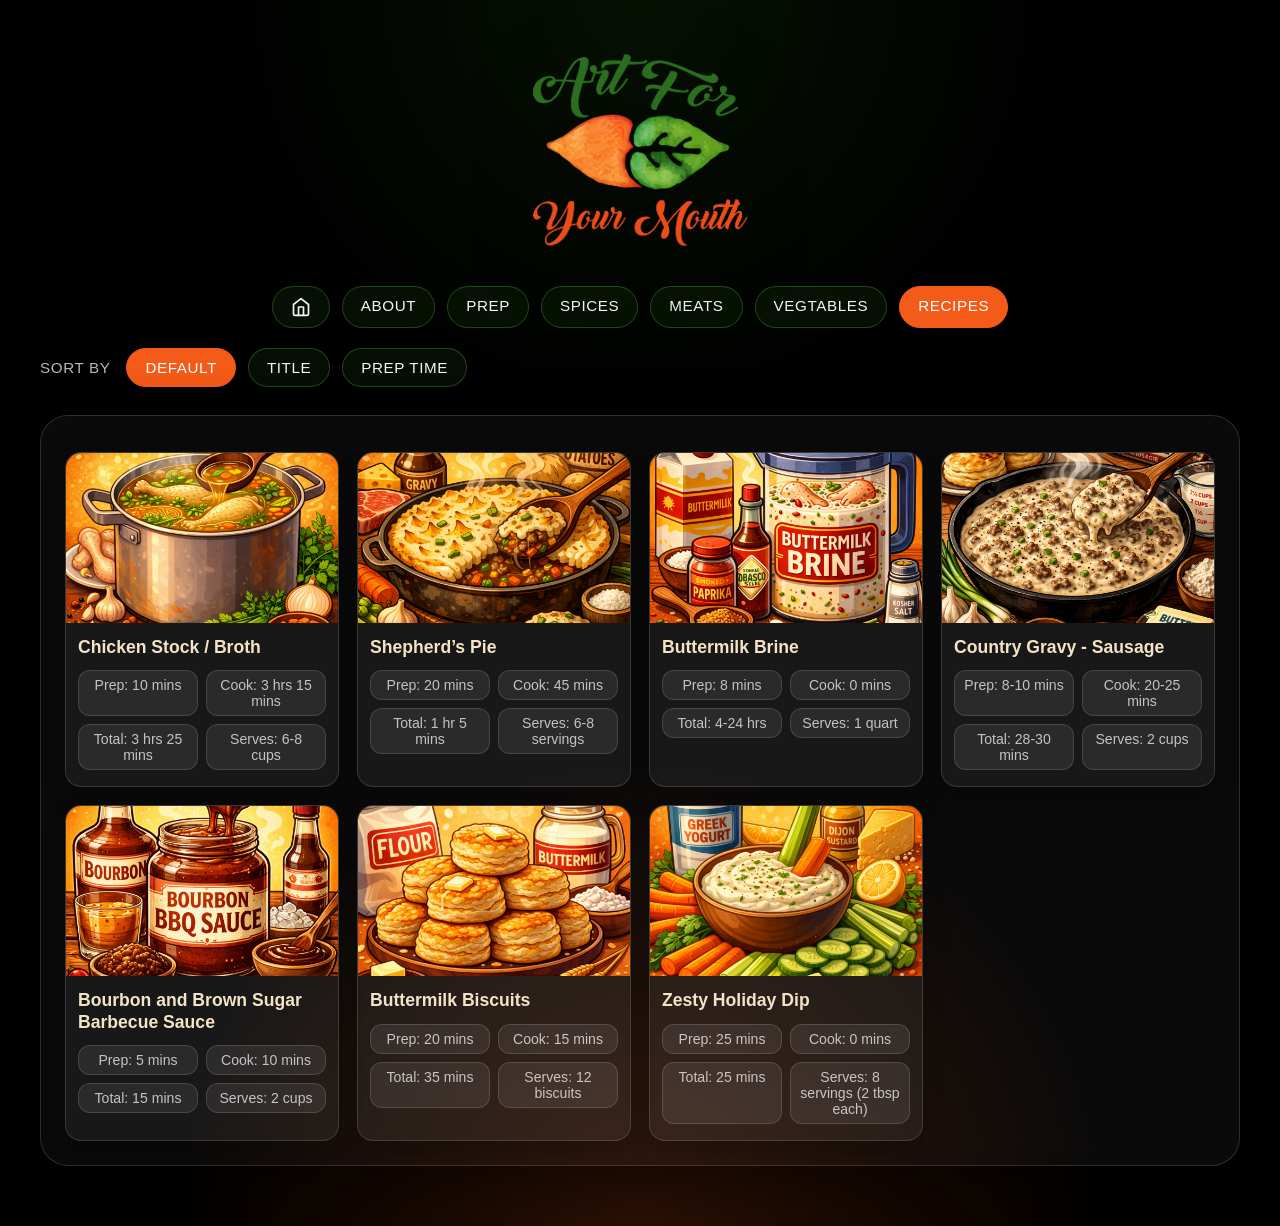
<file: AFYM-Sandbox/recipes.html>
<!DOCTYPE html>
<html lang="en">
<head>
  <meta charset="UTF-8" />
  <meta name="viewport" content="width=device-width, initial-scale=1.0" />
  <title>Art For Your Mouth | Recipes</title>
  <style>
    :root {
      --bg: #000000;
      --green: #2f7d1f;
      --green-light: #5baa3c;
      --orange: #f45a18;
      --orange-light: #ff8a2a;
      --cream: #f4e4c6;
      --text: #f7f7f7;
      --muted: rgba(255,255,255,0.72);
      --border: rgba(255,255,255,0.14);
      --shadow: 0 20px 60px rgba(0,0,0,0.45);
      --panel: rgba(255,255,255,0.04);
    }

    * {
      box-sizing: border-box;
      margin: 0;
      padding: 0;
    }

    body {
      min-height: 100vh;
      font-family: Arial, Helvetica, sans-serif;
      background:
        radial-gradient(circle at top, rgba(47,125,31,0.14), transparent 30%),
        radial-gradient(circle at bottom, rgba(244,90,24,0.18), transparent 35%),
        var(--bg);
      color: var(--text);
      padding: 32px 20px 60px;
    }

    .page-wrap {
      width: 100%;
      max-width: 1200px;
      margin: 0 auto;
    }

    .site-header {
      margin-bottom: 28px;
      text-align: center;
    }

    .site-header img {
      width: min(100%, 420px);
      height: auto;
      display: block;
      margin: 0 auto 18px;
      filter: drop-shadow(0 18px 40px rgba(0, 0, 0, 0.45));
    }

    .top-nav {
      display: flex;
      justify-content: center;
      flex-wrap: wrap;
      gap: 12px;
    }

    .top-nav a {
      text-decoration: none;
      color: var(--text);
      border: 1px solid rgba(91,170,60,0.35);
      background: rgba(47,125,31,0.12);
      padding: 10px 18px;
      border-radius: 999px;
      font-size: 0.95rem;
      letter-spacing: 0.04em;
      text-transform: uppercase;
      transition: 0.25s ease;
    }

    .top-nav a:hover,
    .top-nav a:focus {
      background: var(--orange);
      border-color: var(--orange);
      color: #fff;
      transform: translateY(-2px);
    }

    .top-nav a.active {
      background: var(--orange);
      border-color: var(--orange);
      color: #fff;
    }

    .home-icon {
      display: flex;
      align-items: center;
      justify-content: center;
      padding: 8px;
    }

    .sort-section {
      display: flex;
      align-items: center;
      gap: 16px;
      margin-top: 20px;
    }

    .sort-label {
      font-size: 0.95rem;
      color: var(--muted);
      letter-spacing: 0.04em;
      text-transform: uppercase;
    }

    .sort-buttons {
      display: flex;
      gap: 12px;
      flex-wrap: wrap;
    }

    .sort-buttons button {
      text-decoration: none;
      color: var(--text);
      border: 1px solid rgba(91,170,60,0.35);
      background: rgba(47,125,31,0.12);
      padding: 10px 18px;
      border-radius: 999px;
      font-size: 0.95rem;
      letter-spacing: 0.04em;
      text-transform: uppercase;
      transition: 0.25s ease;
      cursor: pointer;
      font-family: Arial, Helvetica, sans-serif;
    }

    .sort-buttons button:hover,
    .sort-buttons button:focus {
      background: var(--orange);
      border-color: var(--orange);
      color: #fff;
      transform: translateY(-2px);
      outline: none;
    }

    .sort-buttons button.active {
      background: var(--orange);
      border-color: var(--orange);
      color: #fff;
    }

    .main-shell {
      background: var(--panel);
      border: 1px solid var(--border);
      border-radius: 28px;
      padding: 24px;
      box-shadow: var(--shadow);
      backdrop-filter: blur(10px);
      min-height: 320px;
    }

    .cards-grid {
      display: grid;
      grid-template-columns: repeat(auto-fit, minmax(250px, 1fr));
      gap: 18px;
      margin-top: 12px;
    }

    .card {
      background: rgba(255,255,255,0.06);
      border: 1px solid var(--border);
      border-radius: 16px;
      overflow: hidden;
      display: flex;
      flex-direction: column;
      box-shadow: 0 12px 24px rgba(0,0,0,0.24);
      cursor: pointer;
      transition: 0.3s ease;
    }

    .card:hover,
    .card:focus {
      transform: translateY(-3px);
      border-color: var(--orange);
    }

    .card img {
      width: 100%;
      height: 170px;
      object-fit: cover;
      display: block;
    }

    .card-body {
      padding: 14px 12px 16px;
      display: grid;
      gap: 12px;
    }

    .card-title {
      font-size: 1.1rem;
      font-weight: bold;
      color: var(--cream);
      line-height: 1.2;
    }

    .card-meta {
      display: grid;
      grid-template-columns: repeat(2, minmax(0, 1fr));
      gap: 8px;
      font-size: 0.88rem;
      color: var(--muted);
    }

    .card-meta span {
      background: rgba(255,255,255,0.08);
      padding: 6px 8px;
      border-radius: 12px;
      border: 1px solid rgba(255,255,255,0.14);
      text-align: center;
    }

    @media (max-width: 560px) {
      body { padding: 20px 14px 40px; }
      .main-shell { padding: 16px; }
      .sort-section { flex-direction: column; align-items: flex-start; }
      .card img { height: 150px; }
    }
  </style>
</head>
<body>
  <main class="page-wrap">
    <header class="site-header">
      <a href="index.html">
        <img src="assets/imgs/logo.png" alt="Art For Your Mouth logo" />
      </a>
      <nav class="top-nav" aria-label="Main navigation">
        <a href="index.html" title="Home" class="home-icon">
          <svg width="20" height="20" viewBox="0 0 24 24" fill="none" xmlns="http://www.w3.org/2000/svg">
            <path d="M3 9l9-7 9 7v11a2 2 0 0 1-2 2H5a2 2 0 0 1-2-2z" stroke="currentColor" stroke-width="2" stroke-linecap="round" stroke-linejoin="round"/>
            <polyline points="9,22 9,12 15,12 15,22" stroke="currentColor" stroke-width="2" stroke-linecap="round" stroke-linejoin="round"/>
          </svg>
        </a>
        <a href="about.html">About</a>
        <a href="prep.html">Prep</a>
        <a href="spices.html">Spices</a>
        <a href="meats.html">Meats</a>
        <a href="vegtables.html">Vegtables</a>
        <a href="recipes.html" class="active">Recipes</a>
      </nav>

      <div class="sort-section">
        <div class="sort-label">Sort By</div>
        <div class="sort-buttons">
          <button id="sortDefault" class="sort-btn active" data-sort="">Default</button>
          <button id="sortTitle" class="sort-btn" data-sort="title">Title</button>
          <button id="sortPrepTime" class="sort-btn" data-sort="prepTime">Prep Time</button>
        </div>
      </div>
    </header>

    <section class="main-shell">
      <div id="cards" class="cards-grid"></div>
    </section>
  </main>
  <script src="assets/js/recipes.js"></script>
  <script>
    const recipeList = RECIPES;

    const cards = document.getElementById('cards');
    const sortButtons = document.querySelectorAll('.sort-btn');

    let recipes = [];
    let currentSort = '';

    async function loadRecipes() {
      try {
        const loads = recipeList.map(id => fetch(`recipes/${id}.json`).then(r => r.json()));
        recipes = await Promise.all(loads);
        renderCards(recipes);
      } catch (error) {
        cards.innerHTML = `<div class="empty-state">Unable to load recipes; check your recipes JSON path.</div>`;
        console.error(error);
      }
    }

    function renderCards(items) {
      cards.innerHTML = items.map(recipe => `
        <article class="card" tabindex="0" role="button" aria-label="Open ${recipe.title}" data-id="${recipe.id}">
          <img src="${recipe.image}" alt="${recipe.title}" />
          <div class="card-body">
            <div class="card-title">${recipe.title}</div>
            <div class="card-meta">
              <span>Prep: ${recipe.prepTime}</span>
              <span>Cook: ${recipe.cookTime}</span>
              <span>Total: ${recipe.totalTime}</span>
              <span>Serves: ${recipe.servings}</span>
            </div>
          </div>
        </article>
      `).join('');

      cards.querySelectorAll('.card').forEach(card => {
        card.addEventListener('click', () => {
          const id = card.dataset.id;
          window.location.href = `recipe.html?id=${encodeURIComponent(id)}`;
        });
        card.addEventListener('keydown', e => {
          if (e.key === 'Enter' || e.key === ' ') {
            e.preventDefault();
            card.click();
          }
        });
      });
    }

    function sortRecipes(sortValue) {
      currentSort = sortValue;
      let sorted = [...recipes];

      if (sortValue === 'title') {
        sorted.sort((a, b) => a.title.localeCompare(b.title));
      } else if (sortValue === 'prepTime') {
        sorted.sort((a, b) => parseInt(a.prepTime) - parseInt(b.prepTime));
      }

      renderCards(sorted);
    }

    sortButtons.forEach(button => {
      button.addEventListener('click', () => {
        sortButtons.forEach(btn => btn.classList.remove('active'));
        button.classList.add('active');
        sortRecipes(button.dataset.sort);
      });
    });

    loadRecipes();
  </script>
</body>
</html>
</file>
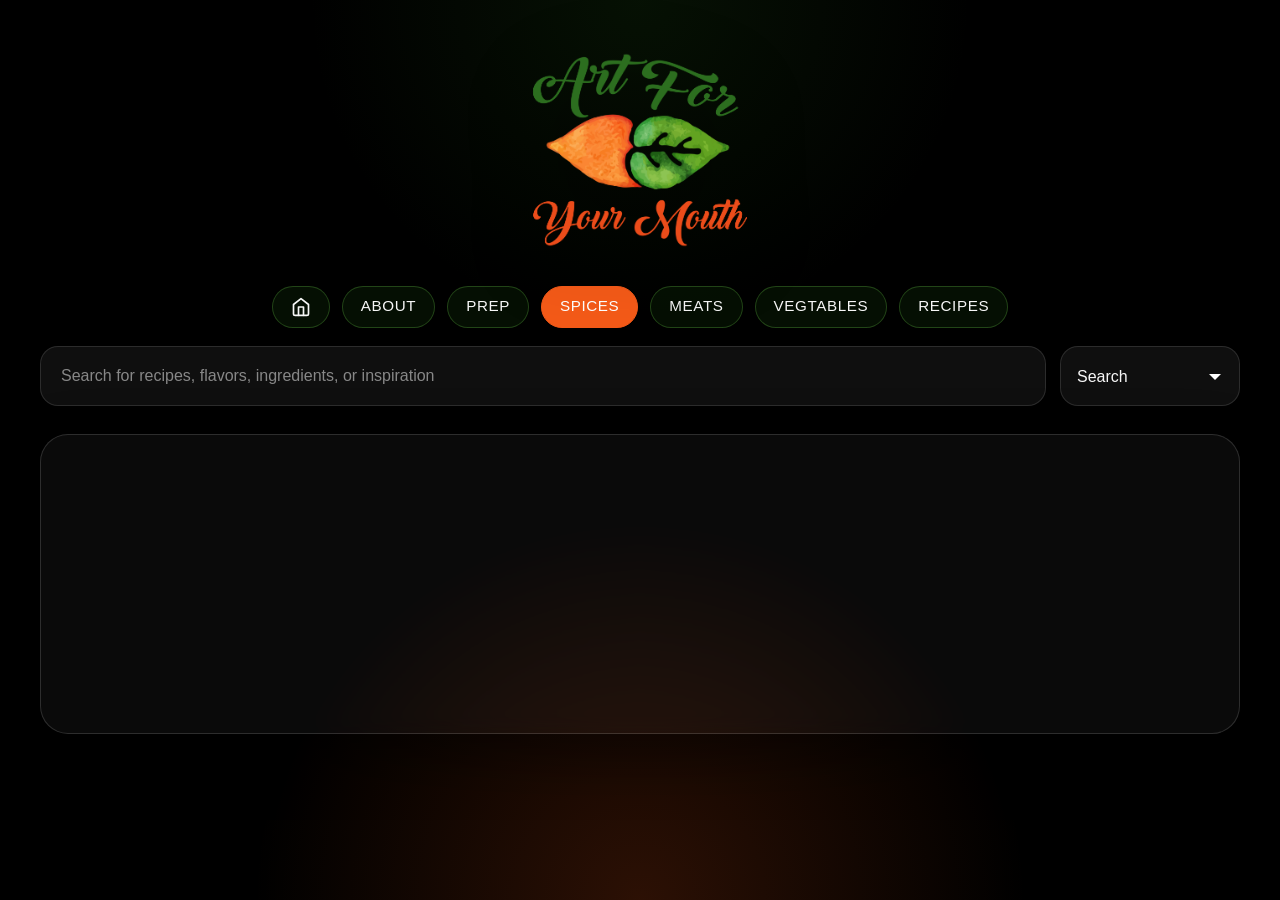
<file: AFYM-Sandbox/spices.html>
<!DOCTYPE html>
<html lang="en">
<head>
  <meta charset="UTF-8" />
  <meta name="viewport" content="width=device-width, initial-scale=1.0" />
  <title>Art For Your Mouth | Spices</title>
  <style>
    :root {
      --bg: #000000;
      --green: #2f7d1f;
      --green-light: #5baa3c;
      --orange: #f45a18;
      --orange-light: #ff8a2a;
      --cream: #f4e4c6;
      --text: #f7f7f7;
      --muted: rgba(255,255,255,0.72);
      --border: rgba(255,255,255,0.14);
      --shadow: 0 20px 60px rgba(0,0,0,0.45);
    }

    * {
      box-sizing: border-box;
      margin: 0;
      padding: 0;
    }

    body {
      min-height: 100vh;
      font-family: Arial, Helvetica, sans-serif;
      background:
        radial-gradient(circle at top, rgba(47,125,31,0.14), transparent 30%),
        radial-gradient(circle at bottom, rgba(244,90,24,0.18), transparent 35%),
        var(--bg);
      color: var(--text);
      padding: 32px 20px 60px;
    }

    .page-wrap {
      width: 100%;
      max-width: 1200px;
      margin: 0 auto;
    }

    .site-header {
      margin-bottom: 28px;
      text-align: center;
    }

    .site-header img {
      width: min(100%, 420px);
      height: auto;
      display: block;
      margin: 0 auto 18px;
      filter: drop-shadow(0 18px 40px rgba(0, 0, 0, 0.45));
    }

    .top-nav {
      display: flex;
      justify-content: center;
      flex-wrap: wrap;
      gap: 12px;
    }

    .top-nav a {
      text-decoration: none;
      color: var(--text);
      border: 1px solid rgba(91,170,60,0.35);
      background: rgba(47,125,31,0.12);
      padding: 10px 18px;
      border-radius: 999px;
      font-size: 0.95rem;
      letter-spacing: 0.04em;
      text-transform: uppercase;
      transition: 0.25s ease;
    }

    .top-nav a:hover,
    .top-nav a:focus {
      background: var(--orange);
      border-color: var(--orange);
      color: #fff;
      transform: translateY(-2px);
    }

    .top-nav a.active {
      background: var(--orange);
      border-color: var(--orange);
      color: #fff;
    }

    .home-icon {
      display: flex;
      align-items: center;
      justify-content: center;
      padding: 8px;
    }

    .home-icon svg {
      width: 20px;
      height: 20px;
    }

    .search-row {
      display: grid;
      grid-template-columns: 1fr 180px;
      gap: 14px;
      align-items: center;
      margin-top: 18px;
    }

    .search-field input {
      width: 100%;
      height: 60px;
      border-radius: 18px;
      border: 1px solid rgba(255,255,255,0.12);
      background: rgba(255,255,255,0.06);
      color: var(--text);
      padding: 0 20px;
      font-size: 1rem;
      outline: none;
      transition: 0.25s ease;
    }

    .search-field input::placeholder {
      color: rgba(255,255,255,0.5);
    }

    .search-field input:focus,
    .search-select select:focus {
      border-color: rgba(244,90,24,0.8);
      box-shadow: 0 0 0 4px rgba(244,90,24,0.14);
    }

    .search-select select {
      width: 100%;
      height: 60px;
      border-radius: 18px;
      border: 1px solid rgba(255,255,255,0.12);
      background: rgba(255,255,255,0.06) url('data:image/svg+xml;utf8,<svg xmlns="http://www.w3.org/2000/svg" width="16" height="16" fill="white" viewBox="0 0 16 16"><path d="M8 12l-6-6h12z"/></svg>') no-repeat right 16px center;
      background-size: 16px;
      color: var(--text);
      padding: 0 40px 0 16px;
      font-size: 1rem;
      outline: none;
      cursor: pointer;
      transition: 0.25s ease;
      appearance: none;
    }

    .search-select option {
      color: #000;
    }

    .main-shell {
      background: rgba(255,255,255,0.04);
      border: 1px solid var(--border);
      border-radius: 28px;
      padding: 24px;
      box-shadow: var(--shadow);
      backdrop-filter: blur(10px);
      min-height: 300px;
    }

    @media (max-width: 700px) {
      .search-row {
        grid-template-columns: 1fr;
      }
    }

    @media (max-width: 560px) {
      body {
        padding: 20px 14px 40px;
      }

      .main-shell {
        padding: 16px;
      }

      .search-field input,
      .search-select select {
        height: 56px;
      }
    }
  </style>
</head>
<body>
  <main class="page-wrap">
    <header class="site-header">
      <a href="index.html">
        <img src="assets/imgs/logo.png" alt="Art For Your Mouth logo" />
      </a>
      <nav class="top-nav" aria-label="Main navigation">
        <a href="index.html" title="Home" class="home-icon">
          <svg width="20" height="20" viewBox="0 0 24 24" fill="none" xmlns="http://www.w3.org/2000/svg">
            <path d="M3 9l9-7 9 7v11a2 2 0 0 1-2 2H5a2 2 0 0 1-2-2z" stroke="currentColor" stroke-width="2" stroke-linecap="round" stroke-linejoin="round"/>
            <polyline points="9,22 9,12 15,12 15,22" stroke="currentColor" stroke-width="2" stroke-linecap="round" stroke-linejoin="round"/>
          </svg>
        </a>
        <a href="about.html">About</a>
        <a href="prep.html">Prep</a>
        <a href="spices.html" class="active">Spices</a>
        <a href="meats.html">Meats</a>
        <a href="vegtables.html">Vegtables</a>
        <a href="recipes.html">Recipes</a>
      </nav>

      <div class="search-row">
        <div class="search-field">
          <input type="text" placeholder="Search for recipes, flavors, ingredients, or inspiration" />
        </div>

        <div class="search-select">
          <select aria-label="Search style">
            <option>Search</option>
            <option>Food Style 1</option>
            <option>Food Style 2</option>
            <option>Food Style 3</option>
            <option>Food Style 4</option>
            <option>Food Style 5</option>
          </select>
        </div>
      </div>
    </header>

    <section class="main-shell">
      <!-- Content goes here -->
    </section>
  </main>
</body>
</html>
</file>
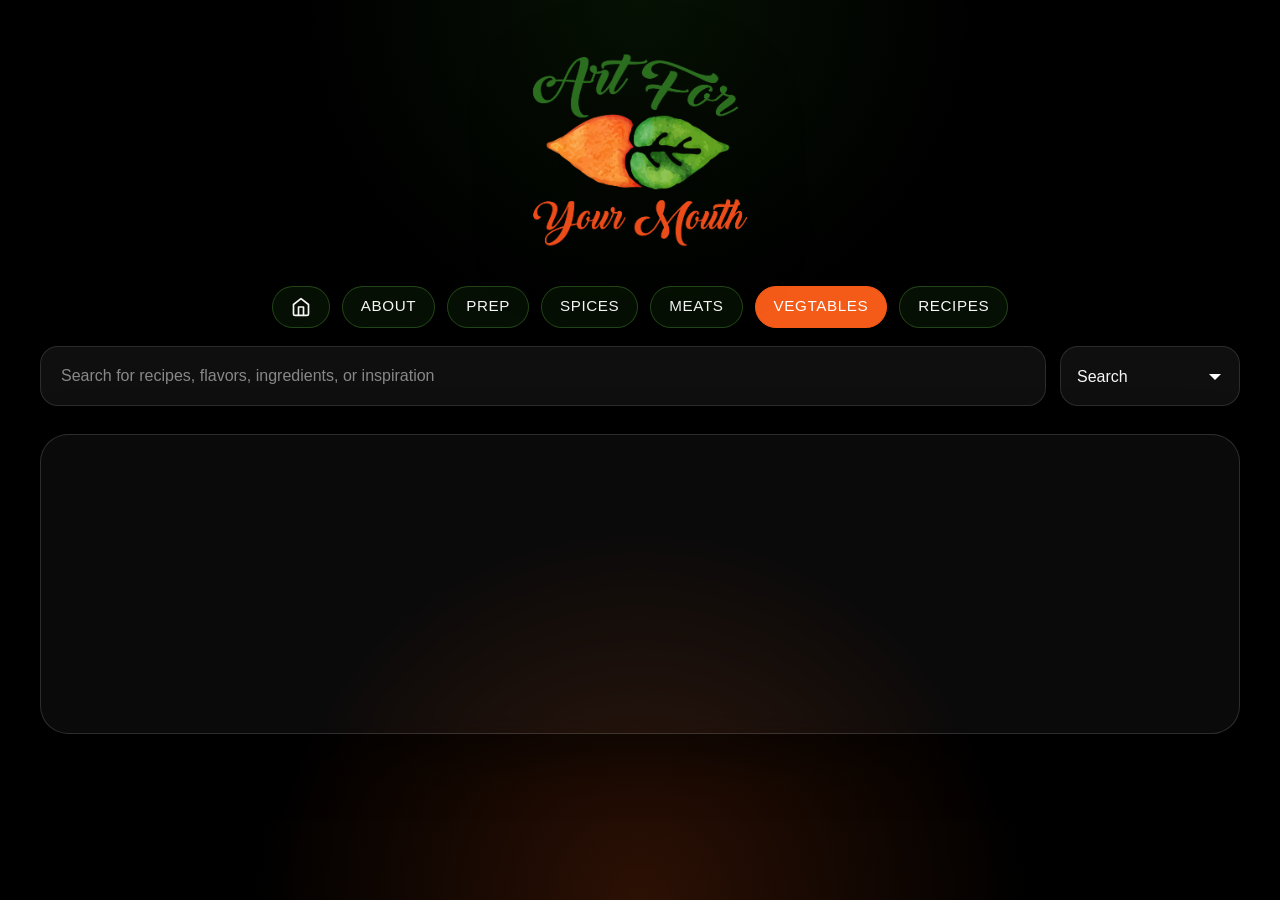
<file: AFYM-Sandbox/vegtables.html>
<!DOCTYPE html>
<html lang="en">
<head>
  <meta charset="UTF-8" />
  <meta name="viewport" content="width=device-width, initial-scale=1.0" />
  <title>Art For Your Mouth | Vegtables</title>
  <style>
    :root {
      --bg: #000000;
      --green: #2f7d1f;
      --green-light: #5baa3c;
      --orange: #f45a18;
      --orange-light: #ff8a2a;
      --cream: #f4e4c6;
      --text: #f7f7f7;
      --muted: rgba(255,255,255,0.72);
      --border: rgba(255,255,255,0.14);
      --shadow: 0 20px 60px rgba(0,0,0,0.45);
    }

    * {
      box-sizing: border-box;
      margin: 0;
      padding: 0;
    }

    body {
      min-height: 100vh;
      font-family: Arial, Helvetica, sans-serif;
      background:
        radial-gradient(circle at top, rgba(47,125,31,0.14), transparent 30%),
        radial-gradient(circle at bottom, rgba(244,90,24,0.18), transparent 35%),
        var(--bg);
      color: var(--text);
      padding: 32px 20px 60px;
    }

    .page-wrap {
      width: 100%;
      max-width: 1200px;
      margin: 0 auto;
    }

    .site-header {
      margin-bottom: 28px;
      text-align: center;
    }

    .site-header img {
      width: min(100%, 420px);
      height: auto;
      display: block;
      margin: 0 auto 18px;
      filter: drop-shadow(0 18px 40px rgba(0, 0, 0, 0.45));
    }

    .top-nav {
      display: flex;
      justify-content: center;
      flex-wrap: wrap;
      gap: 12px;
    }

    .top-nav a {
      text-decoration: none;
      color: var(--text);
      border: 1px solid rgba(91,170,60,0.35);
      background: rgba(47,125,31,0.12);
      padding: 10px 18px;
      border-radius: 999px;
      font-size: 0.95rem;
      letter-spacing: 0.04em;
      text-transform: uppercase;
      transition: 0.25s ease;
    }

    .top-nav a:hover,
    .top-nav a:focus {
      background: var(--orange);
      border-color: var(--orange);
      color: #fff;
      transform: translateY(-2px);
    }

    .top-nav a.active {
      background: var(--orange);
      border-color: var(--orange);
      color: #fff;
    }

    .home-icon {
      display: flex;
      align-items: center;
      justify-content: center;
      padding: 8px;
    }

    .home-icon svg {
      width: 20px;
      height: 20px;
    }

    .search-row {
      display: grid;
      grid-template-columns: 1fr 180px;
      gap: 14px;
      align-items: center;
      margin-top: 18px;
    }

    .search-field input {
      width: 100%;
      height: 60px;
      border-radius: 18px;
      border: 1px solid rgba(255,255,255,0.12);
      background: rgba(255,255,255,0.06);
      color: var(--text);
      padding: 0 20px;
      font-size: 1rem;
      outline: none;
      transition: 0.25s ease;
    }

    .search-field input::placeholder {
      color: rgba(255,255,255,0.5);
    }

    .search-field input:focus,
    .search-select select:focus {
      border-color: rgba(244,90,24,0.8);
      box-shadow: 0 0 0 4px rgba(244,90,24,0.14);
    }

    .search-select select {
      width: 100%;
      height: 60px;
      border-radius: 18px;
      border: 1px solid rgba(255,255,255,0.12);
      background: rgba(255,255,255,0.06) url('data:image/svg+xml;utf8,<svg xmlns="http://www.w3.org/2000/svg" width="16" height="16" fill="white" viewBox="0 0 16 16"><path d="M8 12l-6-6h12z"/></svg>') no-repeat right 16px center;
      background-size: 16px;
      color: var(--text);
      padding: 0 40px 0 16px;
      font-size: 1rem;
      outline: none;
      cursor: pointer;
      transition: 0.25s ease;
      appearance: none;
    }

    .search-select option {
      color: #000;
    }

    .main-shell {
      background: rgba(255,255,255,0.04);
      border: 1px solid var(--border);
      border-radius: 28px;
      padding: 24px;
      box-shadow: var(--shadow);
      backdrop-filter: blur(10px);
      min-height: 300px;
    }

    @media (max-width: 700px) {
      .search-row {
        grid-template-columns: 1fr;
      }
    }

    @media (max-width: 560px) {
      body {
        padding: 20px 14px 40px;
      }

      .main-shell {
        padding: 16px;
      }

      .search-field input,
      .search-select select {
        height: 56px;
      }
    }
  </style>
</head>
<body>
  <main class="page-wrap">
    <header class="site-header">
      <a href="index.html">
        <img src="assets/imgs/logo.png" alt="Art For Your Mouth logo" />
      </a>
      <nav class="top-nav" aria-label="Main navigation">
        <a href="index.html" title="Home" class="home-icon">
          <svg width="20" height="20" viewBox="0 0 24 24" fill="none" xmlns="http://www.w3.org/2000/svg">
            <path d="M3 9l9-7 9 7v11a2 2 0 0 1-2 2H5a2 2 0 0 1-2-2z" stroke="currentColor" stroke-width="2" stroke-linecap="round" stroke-linejoin="round"/>
            <polyline points="9,22 9,12 15,12 15,22" stroke="currentColor" stroke-width="2" stroke-linecap="round" stroke-linejoin="round"/>
          </svg>
        </a>
        <a href="about.html">About</a>
        <a href="prep.html">Prep</a>
        <a href="spices.html">Spices</a>
        <a href="meats.html">Meats</a>
        <a href="vegtables.html" class="active">Vegtables</a>
        <a href="recipes.html">Recipes</a>
      </nav>

      <div class="search-row">
        <div class="search-field">
          <input type="text" placeholder="Search for recipes, flavors, ingredients, or inspiration" />
        </div>

        <div class="search-select">
          <select aria-label="Search style">
            <option>Search</option>
            <option>Food Style 1</option>
            <option>Food Style 2</option>
            <option>Food Style 3</option>
            <option>Food Style 4</option>
            <option>Food Style 5</option>
          </select>
        </div>
      </div>
    </header>

    <section class="main-shell">
      <!-- Content goes here -->
    </section>
  </main>
</body>
</html>
</file>
<file: styles.css>
* {
  box-sizing: border-box;
}

body {
  margin: 0;
  font-family: Arial, Helvetica, sans-serif;
  background: linear-gradient(135deg, #f4f7fb, #dfe9f3);
  color: #1f2937;
}

.app {
  min-height: 100vh;
  display: flex;
  align-items: center;
  justify-content: center;
  padding: 24px;
}

.card {
  width: 100%;
  max-width: 460px;
  background: #ffffff;
  border-radius: 16px;
  box-shadow: 0 12px 30px rgba(0, 0, 0, 0.12);
  padding: 28px;
}

h1 {
  margin: 0 0 8px;
  font-size: 2rem;
}

.subtitle {
  margin: 0 0 24px;
  color: #4b5563;
}

form {
  display: grid;
  gap: 12px;
}

label {
  font-weight: 700;
  margin-top: 4px;
}

input,
select,
button {
  width: 100%;
  padding: 12px 14px;
  border-radius: 10px;
  font-size: 1rem;
}

input,
select {
  border: 1px solid #cbd5e1;
}

button {
  border: none;
  background: #2563eb;
  color: #ffffff;
  font-weight: 700;
  cursor: pointer;
  margin-top: 8px;
}

button:hover {
  background: #1d4ed8;
}

.result-box {
  margin-top: 22px;
  padding: 18px;
  background: #f8fafc;
  border: 1px solid #e2e8f0;
  border-radius: 12px;
}

.result-box h2 {
  margin-top: 0;
  margin-bottom: 10px;
  font-size: 1.1rem;
}

#result {
  margin: 0;
  font-size: 1.05rem;
  line-height: 1.5;
}
</file>
